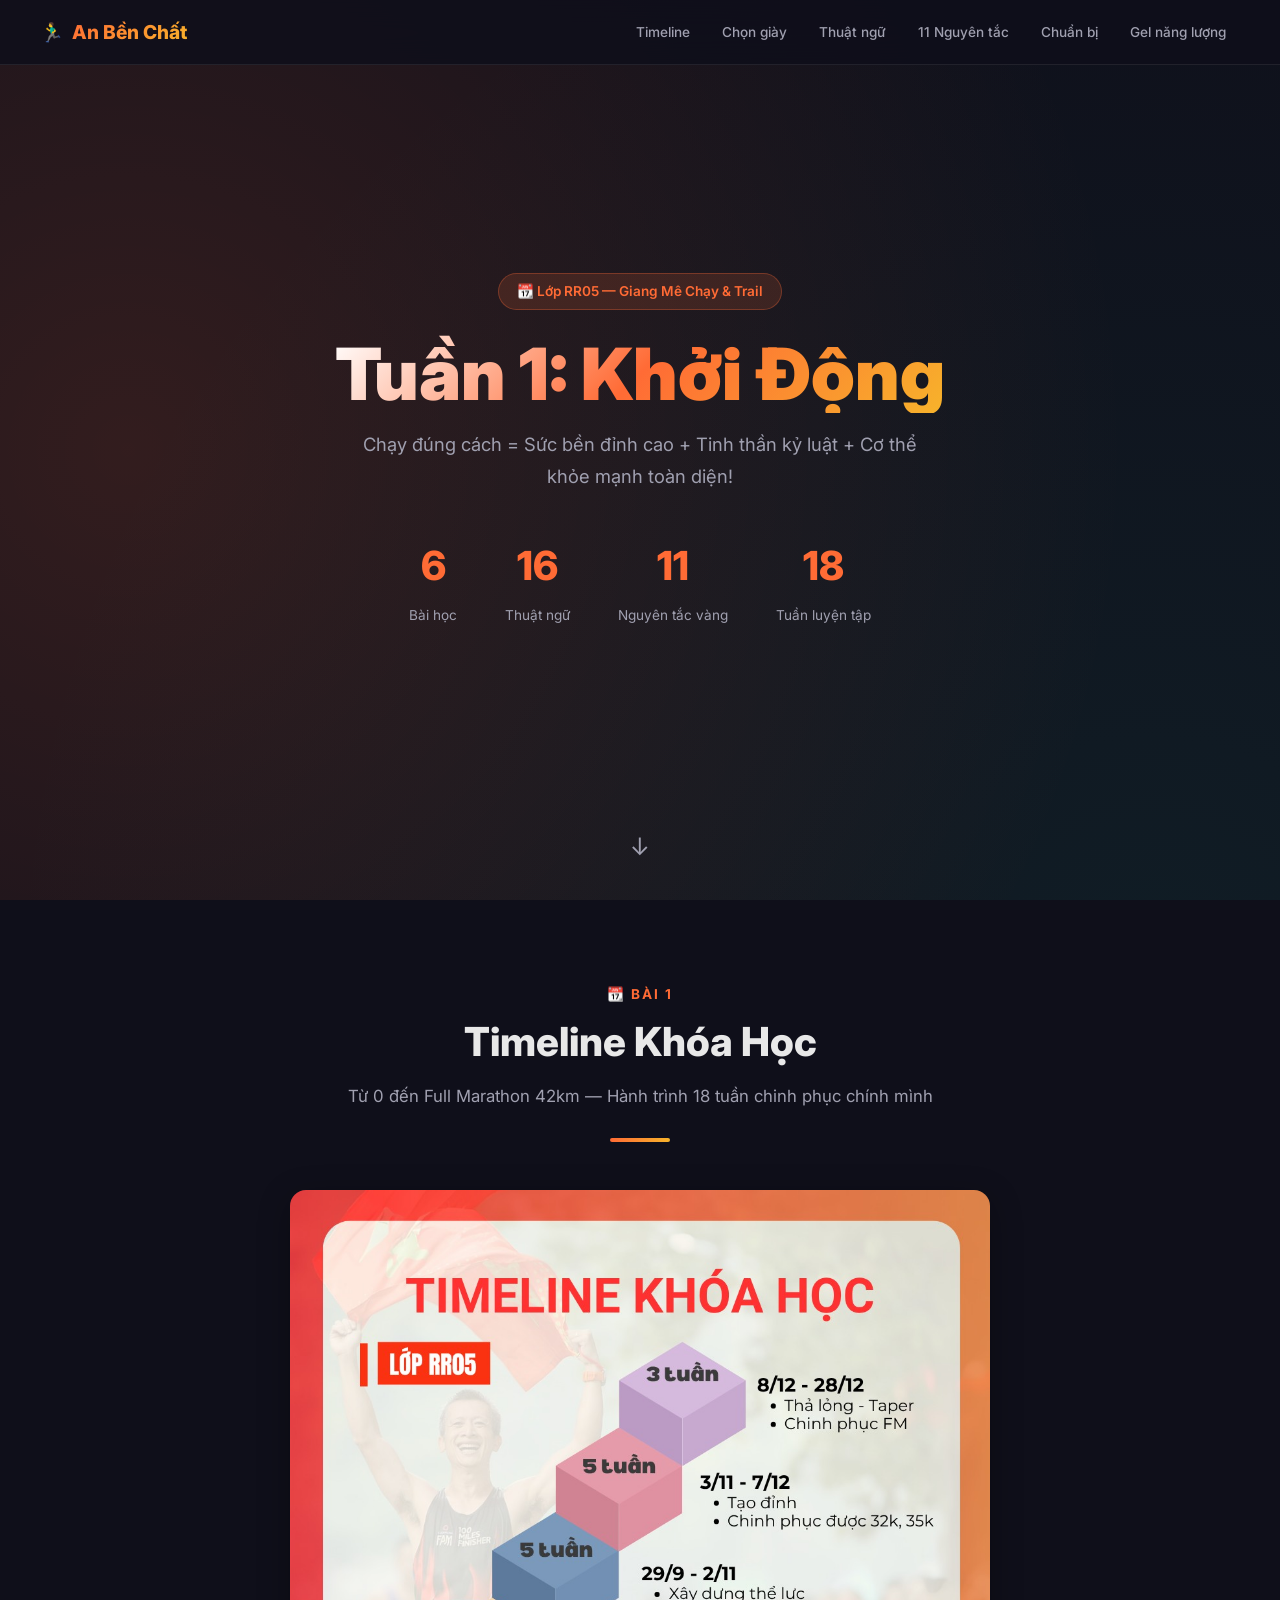
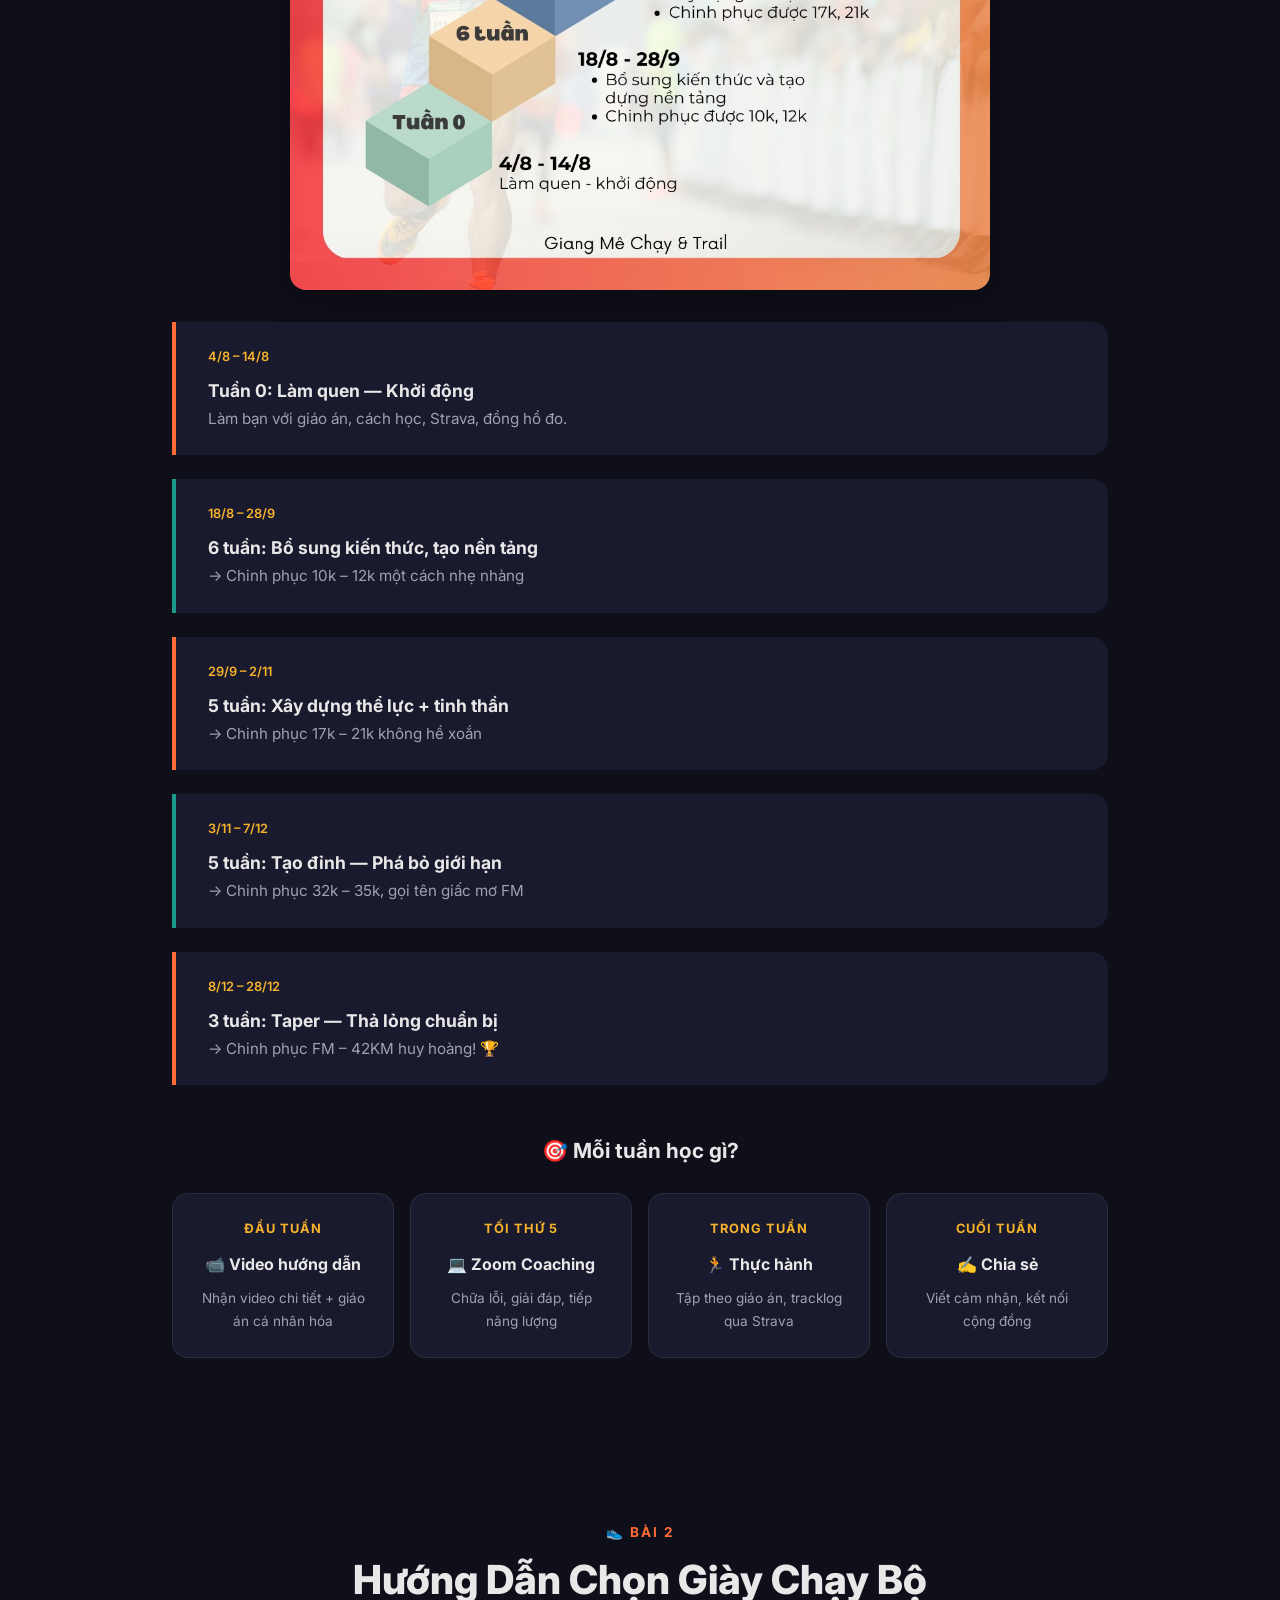
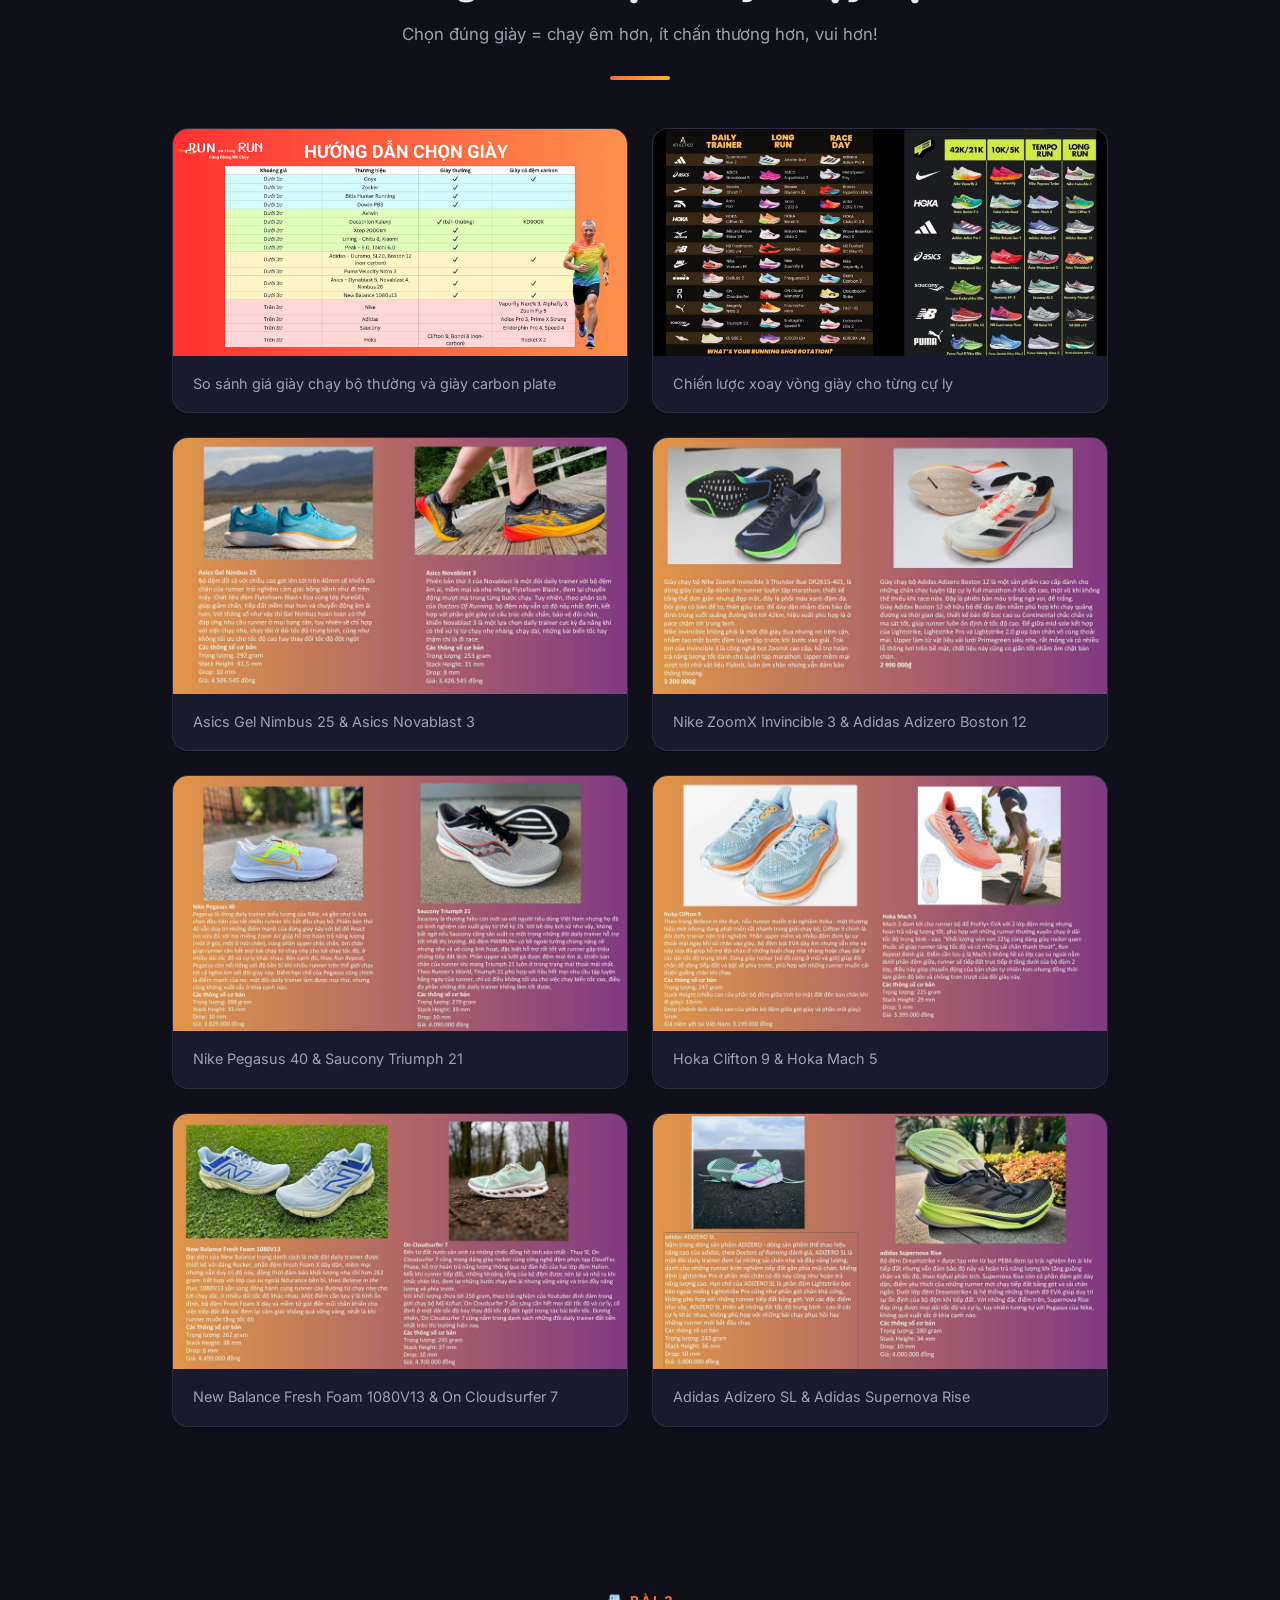
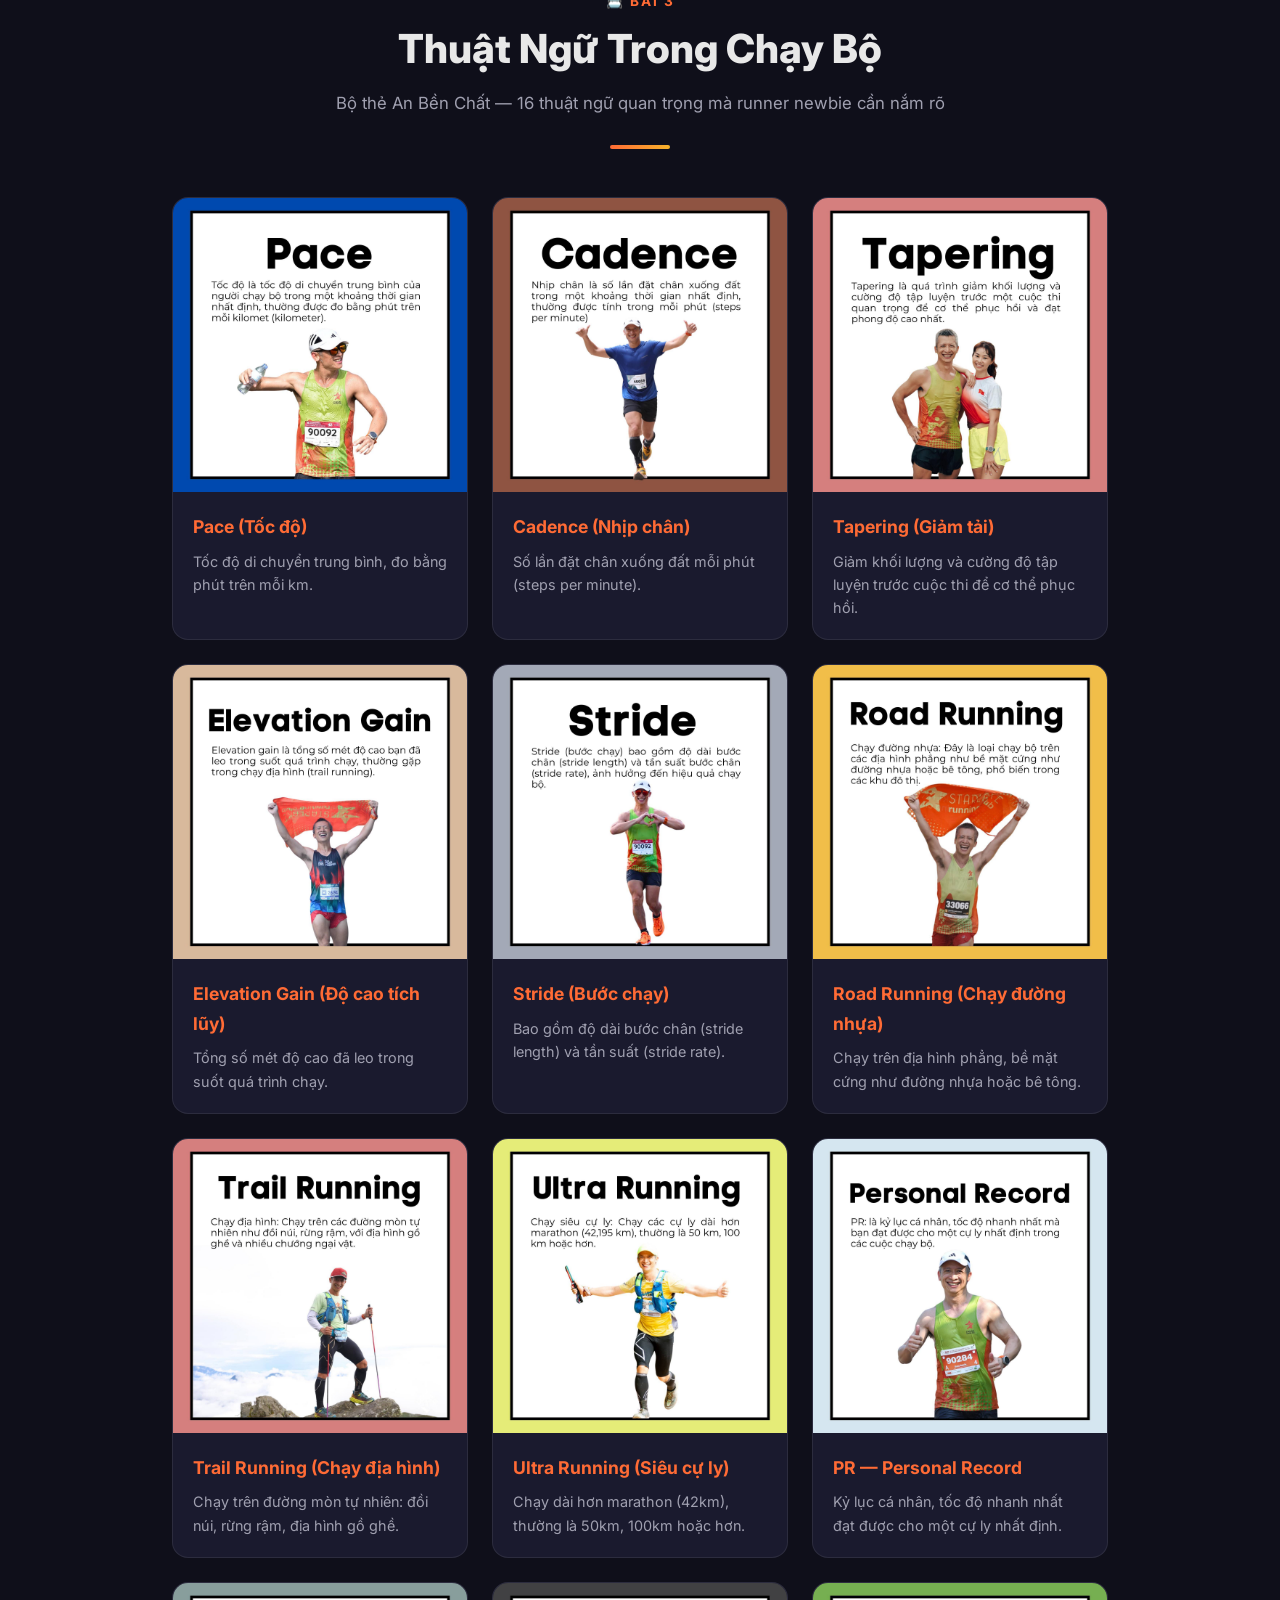
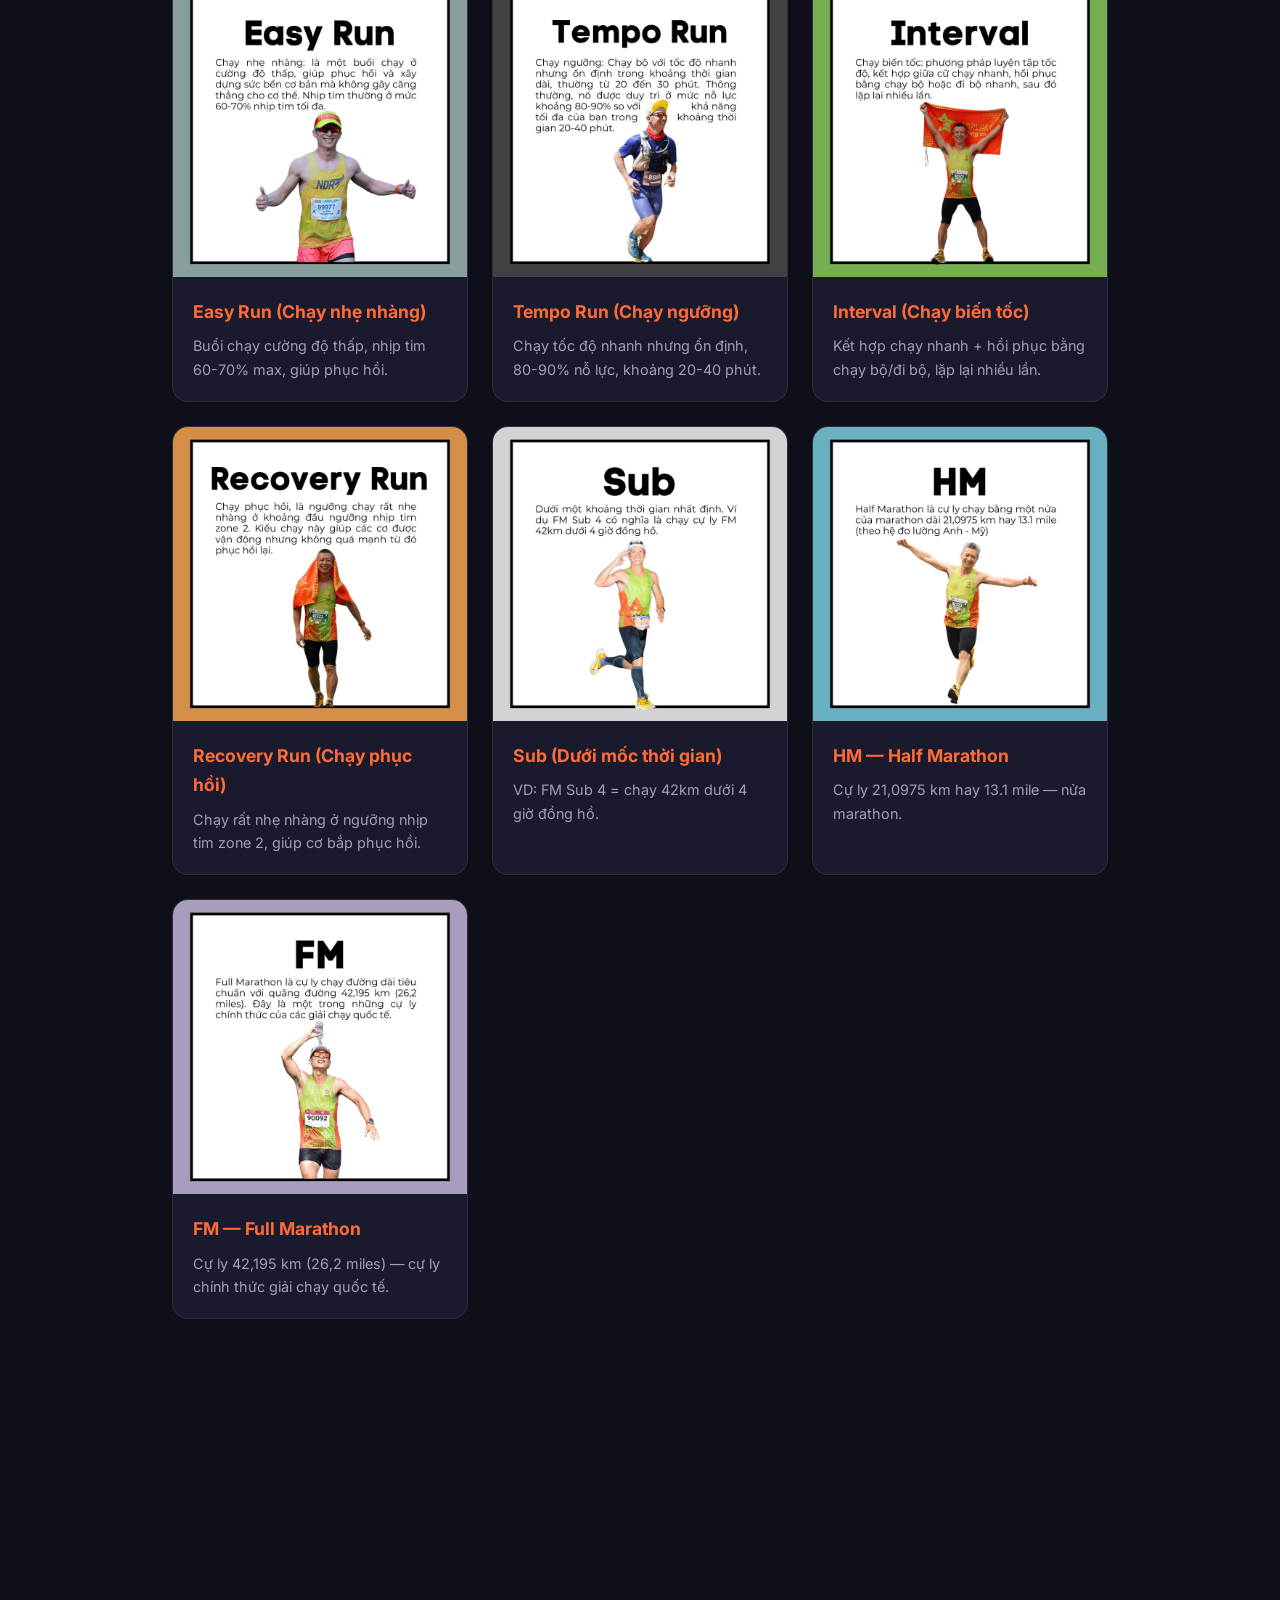
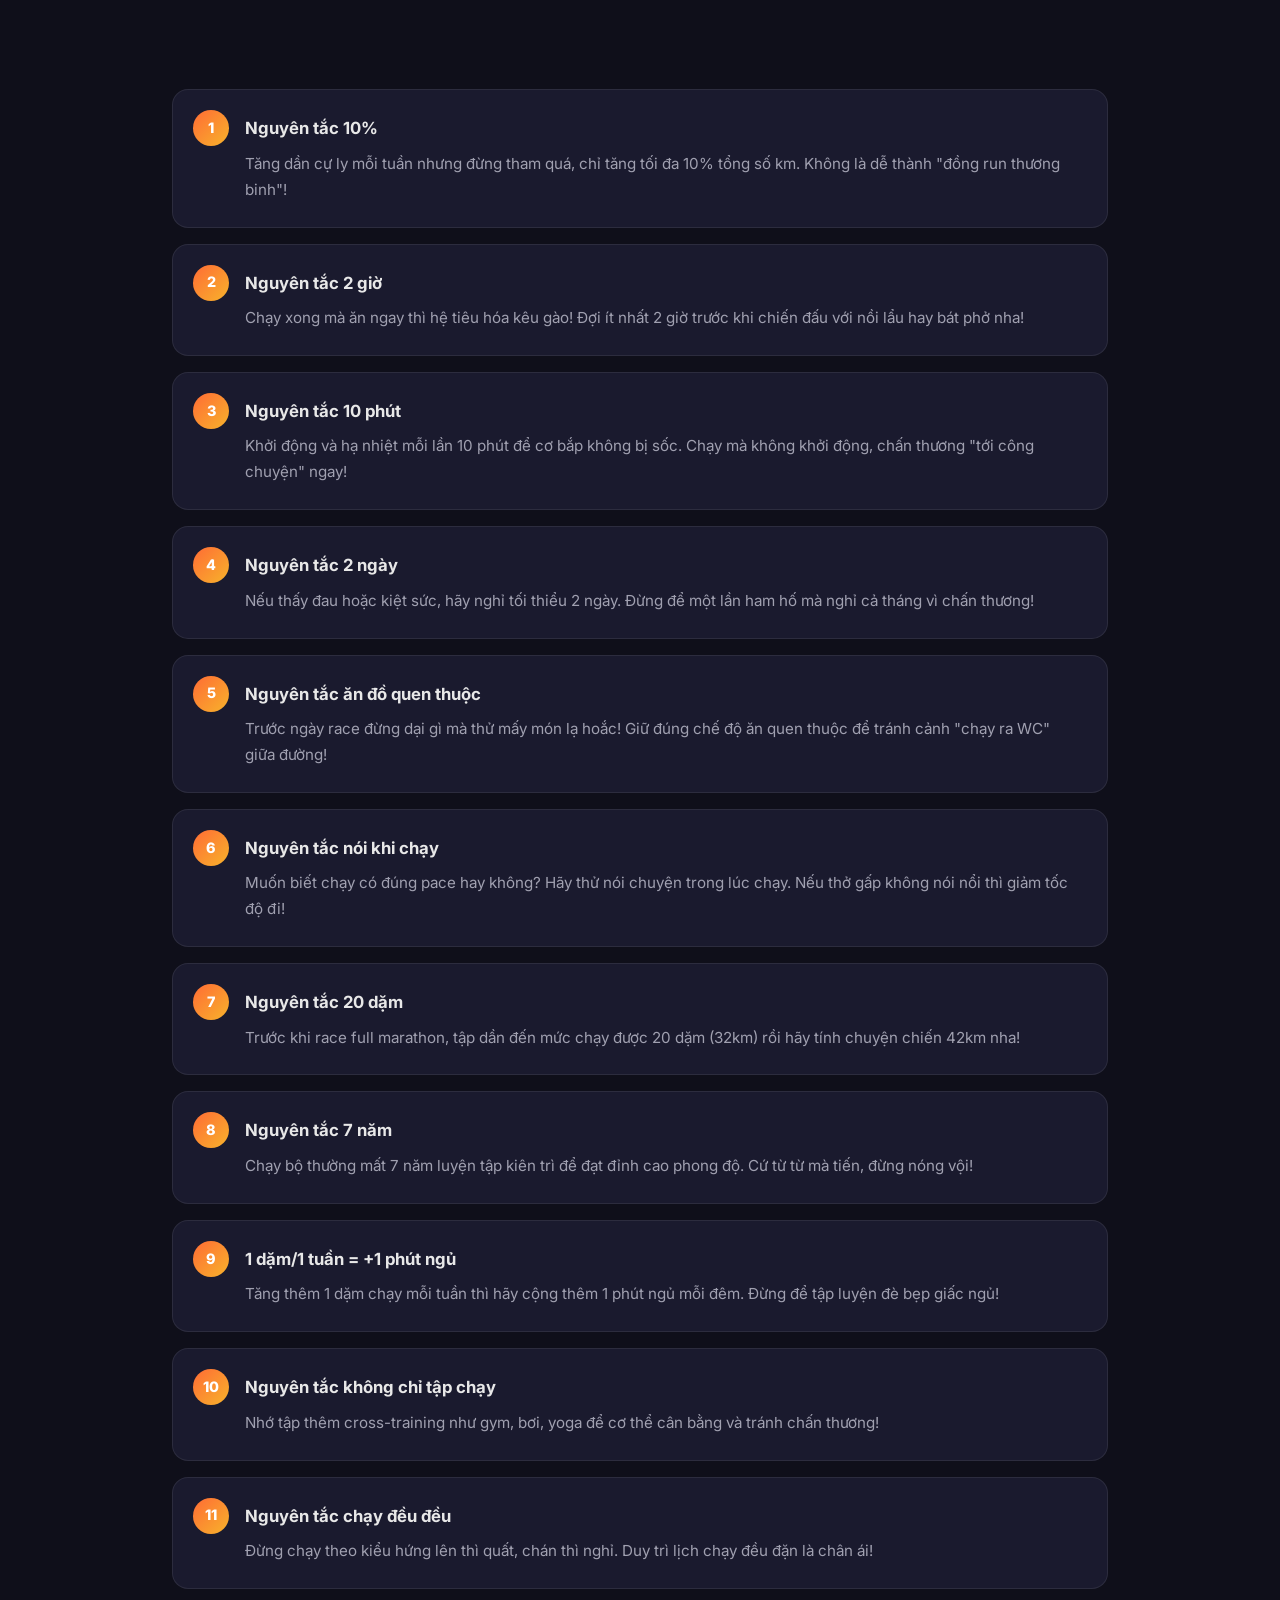
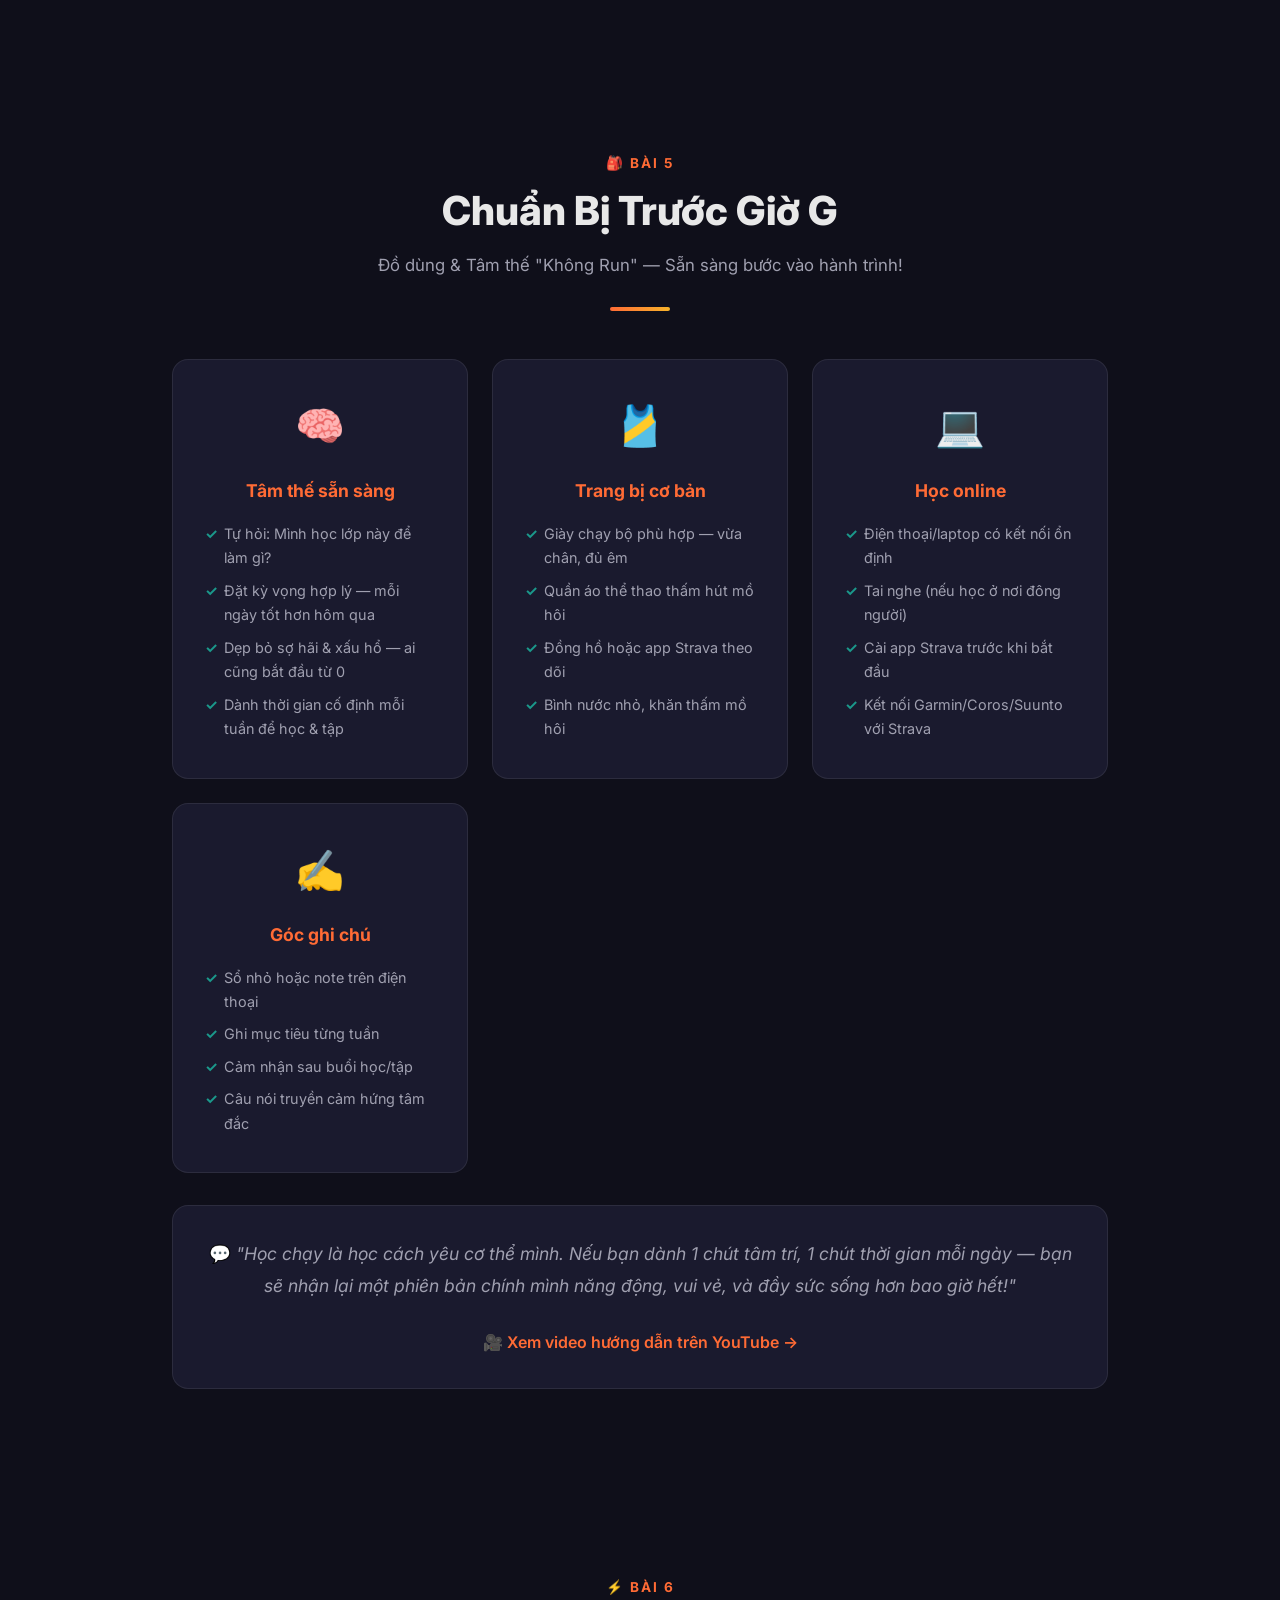
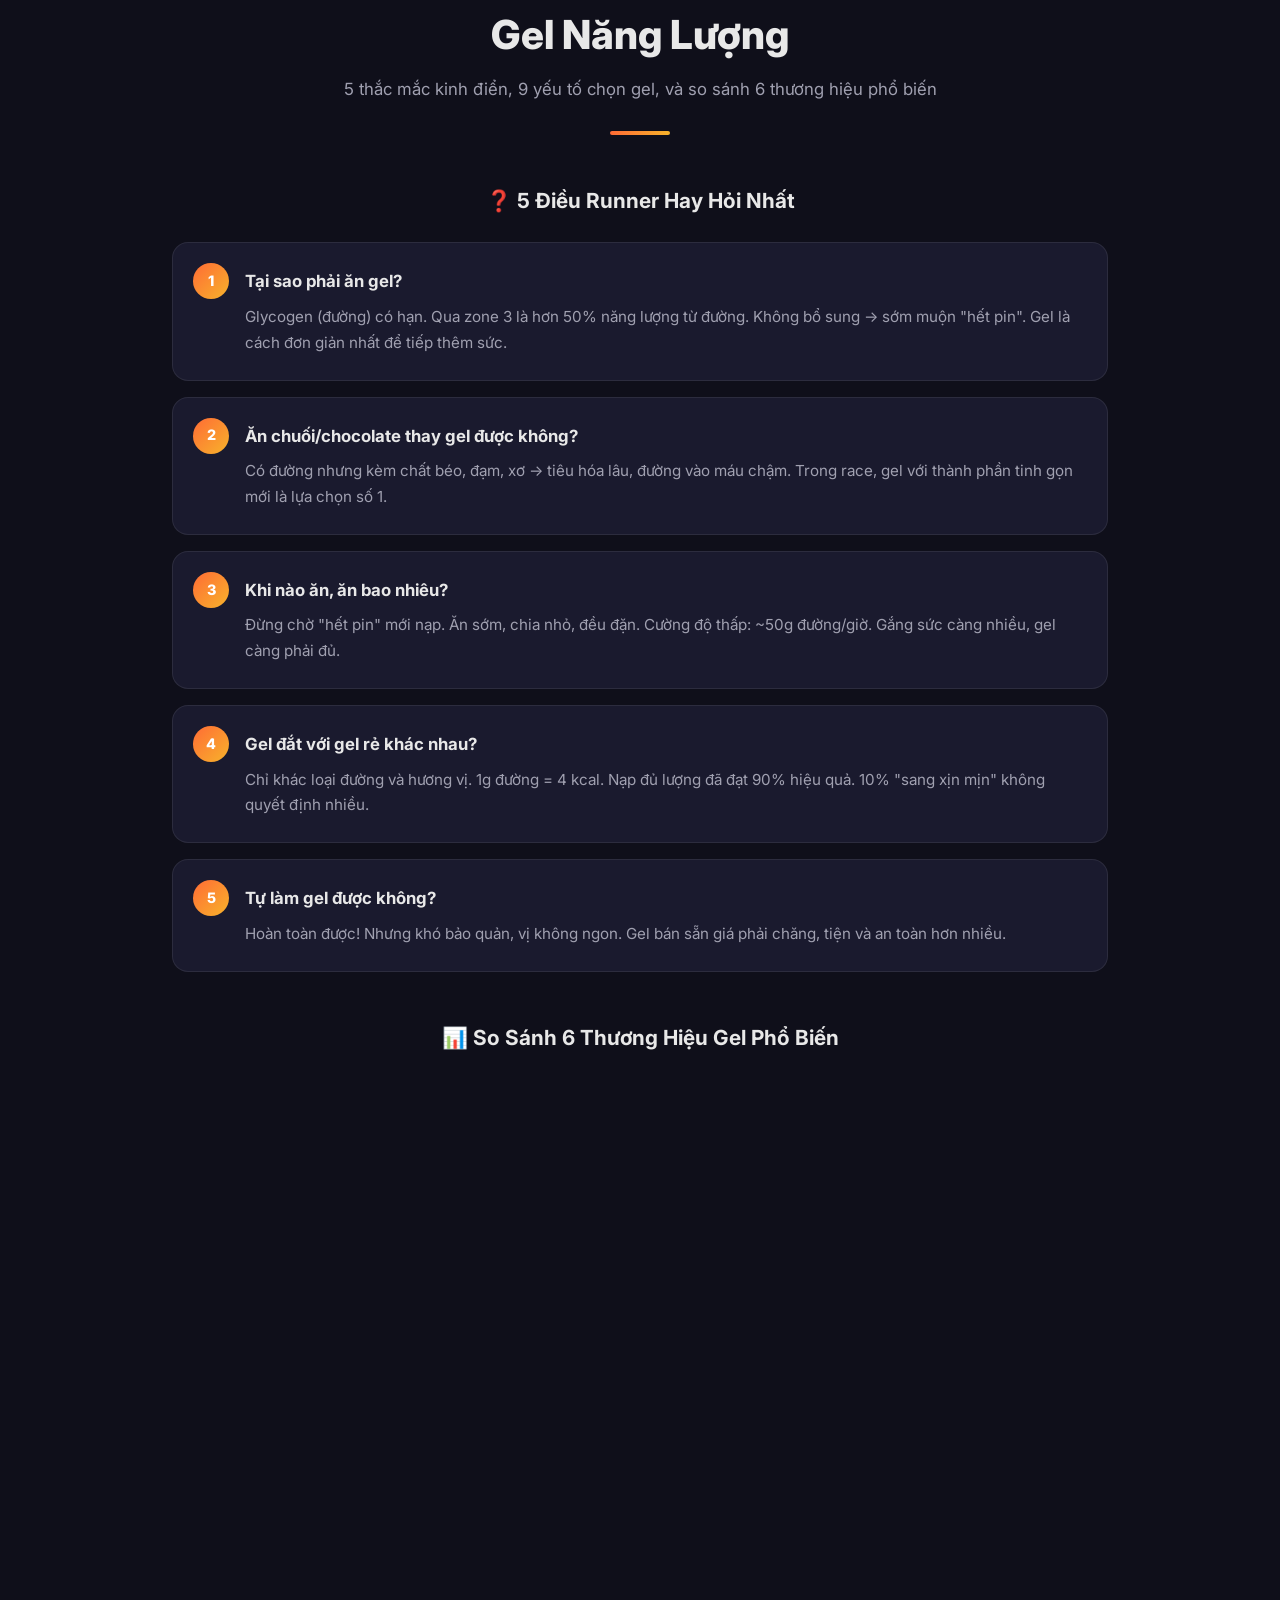
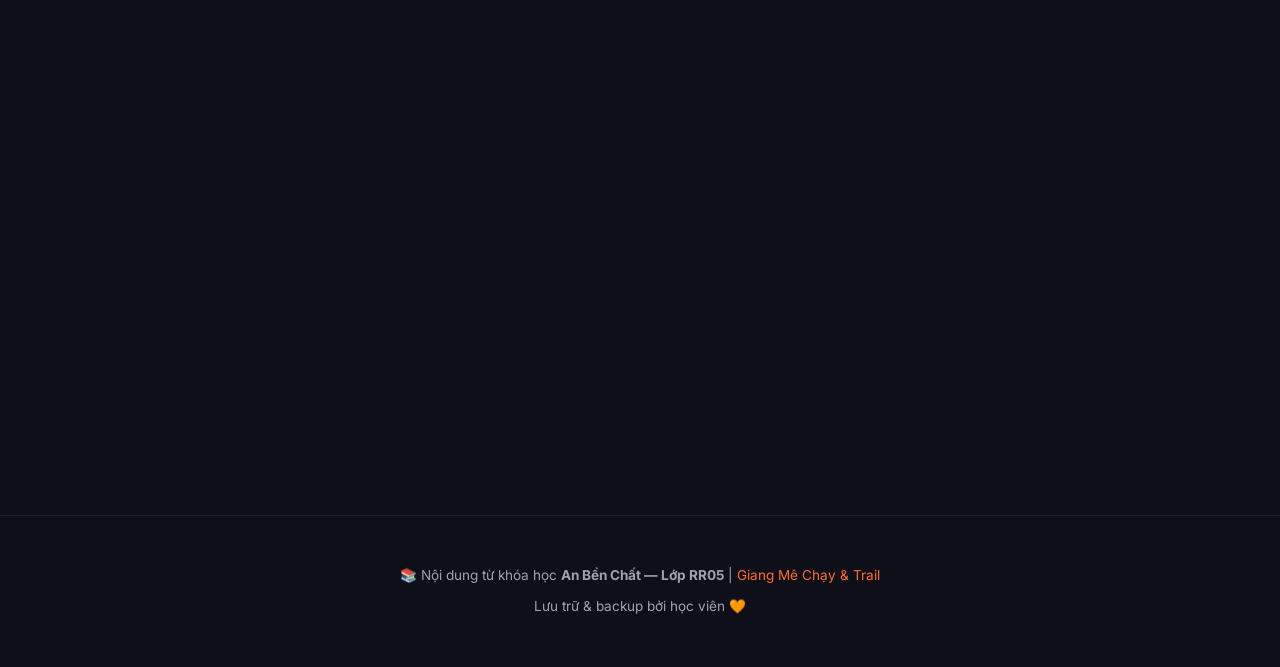
<file: Khoa_Hoc_01/Tuan_01_Khoi dong/web/index.html>
<!DOCTYPE html>
<html lang="vi">

<head>
  <meta charset="UTF-8">
  <meta name="viewport" content="width=device-width, initial-scale=1.0">
  <title>Tuần 1 — Khởi Động | Khóa Chạy Bộ An Bền Chất</title>
  <meta name="description"
    content="Tổng hợp kiến thức Tuần 1 khóa chạy bộ An Bền Chất — Lớp RR05. Bao gồm timeline, hướng dẫn chọn giày, thuật ngữ, 11 nguyên tắc vàng và chuẩn bị trước giờ G.">
  <link rel="stylesheet" href="style.css">
</head>

<body>

  <!-- NAVBAR -->
  <nav class="navbar" id="navbar">
    <div class="nav-container">
      <a href="#hero" class="nav-logo">🏃‍♂️ <span>An Bền Chất</span></a>
      <button class="nav-toggle" id="navToggle" aria-label="Menu">☰</button>
      <ul class="nav-links" id="navLinks">
        <li><a href="#timeline">Timeline</a></li>
        <li><a href="#giay">Chọn giày</a></li>
        <li><a href="#thuat-ngu">Thuật ngữ</a></li>
        <li><a href="#nguyen-tac">11 Nguyên tắc</a></li>
        <li><a href="#chuan-bi">Chuẩn bị</a></li>
        <li><a href="#gel">Gel năng lượng</a></li>
      </ul>
    </div>
  </nav>

  <!-- HERO -->
  <section class="hero" id="hero">
    <div class="hero-content fade-in">
      <div class="hero-badge">📆 Lớp RR05 — Giang Mê Chạy & Trail</div>
      <h1>Tuần 1: Khởi Động</h1>
      <p>Chạy đúng cách = Sức bền đỉnh cao + Tinh thần kỷ luật + Cơ thể khỏe mạnh toàn diện!</p>
      <div class="hero-stats">
        <div class="stat">
          <div class="stat-number">6</div>
          <div class="stat-label">Bài học</div>
        </div>
        <div class="stat">
          <div class="stat-number">16</div>
          <div class="stat-label">Thuật ngữ</div>
        </div>
        <div class="stat">
          <div class="stat-number">11</div>
          <div class="stat-label">Nguyên tắc vàng</div>
        </div>
        <div class="stat">
          <div class="stat-number">18</div>
          <div class="stat-label">Tuần luyện tập</div>
        </div>
      </div>
    </div>
    <div class="scroll-indicator">↓</div>
  </section>

  <!-- ===== BÀI 1: TIMELINE ===== -->
  <section class="section" id="timeline">
    <div class="section-header fade-in">
      <div class="section-tag">📆 Bài 1</div>
      <h2 class="section-title">Timeline Khóa Học</h2>
      <p class="section-desc">Từ 0 đến Full Marathon 42km — Hành trình 18 tuần chinh phục chính mình</p>
      <br>
      <div class="divider"></div>
    </div>

    <img src="../images/timeline.jpg" alt="Timeline khóa học Lớp RR05" class="timeline-image fade-in">

    <div class="timeline-phases fade-in">
      <div class="phase">
        <div class="phase-header">
          <span class="phase-date">4/8 – 14/8</span>
        </div>
        <div class="phase-title">Tuần 0: Làm quen — Khởi động</div>
        <div class="phase-goal">Làm bạn với giáo án, cách học, Strava, đồng hồ đo.</div>
      </div>
      <div class="phase">
        <div class="phase-header">
          <span class="phase-date">18/8 – 28/9</span>
        </div>
        <div class="phase-title">6 tuần: Bổ sung kiến thức, tạo nền tảng</div>
        <div class="phase-goal">→ Chinh phục 10k – 12k một cách nhẹ nhàng</div>
      </div>
      <div class="phase">
        <div class="phase-header">
          <span class="phase-date">29/9 – 2/11</span>
        </div>
        <div class="phase-title">5 tuần: Xây dựng thể lực + tinh thần</div>
        <div class="phase-goal">→ Chinh phục 17k – 21k không hề xoắn</div>
      </div>
      <div class="phase">
        <div class="phase-header">
          <span class="phase-date">3/11 – 7/12</span>
        </div>
        <div class="phase-title">5 tuần: Tạo đỉnh — Phá bỏ giới hạn</div>
        <div class="phase-goal">→ Chinh phục 32k – 35k, gọi tên giấc mơ FM</div>
      </div>
      <div class="phase">
        <div class="phase-header">
          <span class="phase-date">8/12 – 28/12</span>
        </div>
        <div class="phase-title">3 tuần: Taper — Thả lỏng chuẩn bị</div>
        <div class="phase-goal">→ Chinh phục FM – 42KM huy hoàng! 🏆</div>
      </div>
    </div>

    <!-- Lịch học mỗi tuần -->
    <div style="margin-top: 3rem;">
      <h3 style="text-align:center; margin-bottom:1.5rem; font-size:1.3rem;">🎯 Mỗi tuần học gì?</h3>
      <div class="schedule-grid fade-in">
        <div class="schedule-item">
          <div class="schedule-time">Đầu tuần</div>
          <h4>📹 Video hướng dẫn</h4>
          <p>Nhận video chi tiết + giáo án cá nhân hóa</p>
        </div>
        <div class="schedule-item">
          <div class="schedule-time">Tối thứ 5</div>
          <h4>💻 Zoom Coaching</h4>
          <p>Chữa lỗi, giải đáp, tiếp năng lượng</p>
        </div>
        <div class="schedule-item">
          <div class="schedule-time">Trong tuần</div>
          <h4>🏃 Thực hành</h4>
          <p>Tập theo giáo án, tracklog qua Strava</p>
        </div>
        <div class="schedule-item">
          <div class="schedule-time">Cuối tuần</div>
          <h4>✍️ Chia sẻ</h4>
          <p>Viết cảm nhận, kết nối cộng đồng</p>
        </div>
      </div>
    </div>
  </section>

  <!-- ===== BÀI 2: CHỌN GIÀY ===== -->
  <section class="section" id="giay">
    <div class="section-header fade-in">
      <div class="section-tag">👟 Bài 2</div>
      <h2 class="section-title">Hướng Dẫn Chọn Giày Chạy Bộ</h2>
      <p class="section-desc">Chọn đúng giày = chạy êm hơn, ít chấn thương hơn, vui hơn!</p>
      <br>
      <div class="divider"></div>
    </div>

    <div class="shoe-grid fade-in">
      <div class="shoe-card">
        <img src="../images/chon_giay_1.jpg" alt="Bảng giá giày chạy bộ thường vs giày carbon plate" loading="lazy">
        <div class="shoe-info">
          <p>So sánh giá giày chạy bộ thường và giày carbon plate</p>
        </div>
      </div>
      <div class="shoe-card">
        <img src="../images/chon_giay_2.jpg" alt="Chiến lược xoay vòng giày – Shoe Rotation" loading="lazy">
        <div class="shoe-info">
          <p>Chiến lược xoay vòng giày cho từng cự ly</p>
        </div>
      </div>
      <div class="shoe-card">
        <img src="../images/chon_giay_3.jpg" alt="Review Asics Gel Nimbus 25 và Asics Novablast 3" loading="lazy">
        <div class="shoe-info">
          <p>Asics Gel Nimbus 25 & Asics Novablast 3</p>
        </div>
      </div>
      <div class="shoe-card">
        <img src="../images/chon_giay_4.jpg" alt="Review Nike ZoomX Invincible 3 và Adidas Adizero Boston 12"
          loading="lazy">
        <div class="shoe-info">
          <p>Nike ZoomX Invincible 3 & Adidas Adizero Boston 12</p>
        </div>
      </div>
      <div class="shoe-card">
        <img src="../images/chon_giay_5.jpg" alt="Review Nike Pegasus 40 và Saucony Triumph 21" loading="lazy">
        <div class="shoe-info">
          <p>Nike Pegasus 40 & Saucony Triumph 21</p>
        </div>
      </div>
      <div class="shoe-card">
        <img src="../images/chon_giay_6.jpg" alt="Review Hoka Clifton 9 và Hoka Mach 5" loading="lazy">
        <div class="shoe-info">
          <p>Hoka Clifton 9 & Hoka Mach 5</p>
        </div>
      </div>
      <div class="shoe-card">
        <img src="../images/chon_giay_7.jpg" alt="Review New Balance Fresh Foam 1080V13 và On Cloudsurfer 7"
          loading="lazy">
        <div class="shoe-info">
          <p>New Balance Fresh Foam 1080V13 & On Cloudsurfer 7</p>
        </div>
      </div>
      <div class="shoe-card">
        <img src="../images/chon_giay_8.jpg" alt="Review Adidas Adizero SL và Adidas Supernova Rise" loading="lazy">
        <div class="shoe-info">
          <p>Adidas Adizero SL & Adidas Supernova Rise</p>
        </div>
      </div>
    </div>
  </section>

  <!-- ===== BÀI 3: THUẬT NGỮ ===== -->
  <section class="section" id="thuat-ngu">
    <div class="section-header fade-in">
      <div class="section-tag">📇 Bài 3</div>
      <h2 class="section-title">Thuật Ngữ Trong Chạy Bộ</h2>
      <p class="section-desc">Bộ thẻ An Bền Chất — 16 thuật ngữ quan trọng mà runner newbie cần nắm rõ</p>
      <br>
      <div class="divider"></div>
    </div>

    <div class="flashcard-grid fade-in">
      <!-- 1. Pace -->
      <div class="flashcard">
        <img src="../images/thuat_ngu_1.jpg" alt="Pace" loading="lazy">
        <div class="flashcard-body">
          <div class="flashcard-term">Pace (Tốc độ)</div>
          <div class="flashcard-def">Tốc độ di chuyển trung bình, đo bằng phút trên mỗi km.</div>
        </div>
      </div>
      <!-- 2. Cadence -->
      <div class="flashcard">
        <img src="../images/thuat_ngu_2.jpg" alt="Cadence" loading="lazy">
        <div class="flashcard-body">
          <div class="flashcard-term">Cadence (Nhịp chân)</div>
          <div class="flashcard-def">Số lần đặt chân xuống đất mỗi phút (steps per minute).</div>
        </div>
      </div>
      <!-- 3. Tapering -->
      <div class="flashcard">
        <img src="../images/thuat_ngu_3.jpg" alt="Tapering" loading="lazy">
        <div class="flashcard-body">
          <div class="flashcard-term">Tapering (Giảm tải)</div>
          <div class="flashcard-def">Giảm khối lượng và cường độ tập luyện trước cuộc thi để cơ thể phục hồi.</div>
        </div>
      </div>
      <!-- 4. Elevation Gain -->
      <div class="flashcard">
        <img src="../images/thuat_ngu_4.jpg" alt="Elevation Gain" loading="lazy">
        <div class="flashcard-body">
          <div class="flashcard-term">Elevation Gain (Độ cao tích lũy)</div>
          <div class="flashcard-def">Tổng số mét độ cao đã leo trong suốt quá trình chạy.</div>
        </div>
      </div>
      <!-- 5. Stride -->
      <div class="flashcard">
        <img src="../images/thuat_ngu_5.jpg" alt="Stride" loading="lazy">
        <div class="flashcard-body">
          <div class="flashcard-term">Stride (Bước chạy)</div>
          <div class="flashcard-def">Bao gồm độ dài bước chân (stride length) và tần suất (stride rate).</div>
        </div>
      </div>
      <!-- 6. Road Running -->
      <div class="flashcard">
        <img src="../images/thuat_ngu_6.jpg" alt="Road Running" loading="lazy">
        <div class="flashcard-body">
          <div class="flashcard-term">Road Running (Chạy đường nhựa)</div>
          <div class="flashcard-def">Chạy trên địa hình phẳng, bề mặt cứng như đường nhựa hoặc bê tông.</div>
        </div>
      </div>
      <!-- 7. Trail Running -->
      <div class="flashcard">
        <img src="../images/thuat_ngu_7.jpg" alt="Trail Running" loading="lazy">
        <div class="flashcard-body">
          <div class="flashcard-term">Trail Running (Chạy địa hình)</div>
          <div class="flashcard-def">Chạy trên đường mòn tự nhiên: đồi núi, rừng rậm, địa hình gồ ghề.</div>
        </div>
      </div>
      <!-- 8. Ultra Running -->
      <div class="flashcard">
        <img src="../images/thuat_ngu_8.jpg" alt="Ultra Running" loading="lazy">
        <div class="flashcard-body">
          <div class="flashcard-term">Ultra Running (Siêu cự ly)</div>
          <div class="flashcard-def">Chạy dài hơn marathon (42km), thường là 50km, 100km hoặc hơn.</div>
        </div>
      </div>
      <!-- 9. PR -->
      <div class="flashcard">
        <img src="../images/thuat_ngu_9.jpg" alt="Personal Record" loading="lazy">
        <div class="flashcard-body">
          <div class="flashcard-term">PR — Personal Record</div>
          <div class="flashcard-def">Kỷ lục cá nhân, tốc độ nhanh nhất đạt được cho một cự ly nhất định.</div>
        </div>
      </div>
      <!-- 10. Easy Run -->
      <div class="flashcard">
        <img src="../images/thuat_ngu_10.jpg" alt="Easy Run" loading="lazy">
        <div class="flashcard-body">
          <div class="flashcard-term">Easy Run (Chạy nhẹ nhàng)</div>
          <div class="flashcard-def">Buổi chạy cường độ thấp, nhịp tim 60-70% max, giúp phục hồi.</div>
        </div>
      </div>
      <!-- 11. Tempo Run -->
      <div class="flashcard">
        <img src="../images/thuat_ngu_11.jpg" alt="Tempo Run" loading="lazy">
        <div class="flashcard-body">
          <div class="flashcard-term">Tempo Run (Chạy ngưỡng)</div>
          <div class="flashcard-def">Chạy tốc độ nhanh nhưng ổn định, 80-90% nỗ lực, khoảng 20-40 phút.</div>
        </div>
      </div>
      <!-- 12. Interval -->
      <div class="flashcard">
        <img src="../images/thuat_ngu_12.jpg" alt="Interval" loading="lazy">
        <div class="flashcard-body">
          <div class="flashcard-term">Interval (Chạy biến tốc)</div>
          <div class="flashcard-def">Kết hợp chạy nhanh + hồi phục bằng chạy bộ/đi bộ, lặp lại nhiều lần.</div>
        </div>
      </div>
      <!-- 13. Recovery Run -->
      <div class="flashcard">
        <img src="../images/thuat_ngu_13.jpg" alt="Recovery Run" loading="lazy">
        <div class="flashcard-body">
          <div class="flashcard-term">Recovery Run (Chạy phục hồi)</div>
          <div class="flashcard-def">Chạy rất nhẹ nhàng ở ngưỡng nhịp tim zone 2, giúp cơ bắp phục hồi.</div>
        </div>
      </div>
      <!-- 14. Sub -->
      <div class="flashcard">
        <img src="../images/thuat_ngu_14.jpg" alt="Sub" loading="lazy">
        <div class="flashcard-body">
          <div class="flashcard-term">Sub (Dưới mốc thời gian)</div>
          <div class="flashcard-def">VD: FM Sub 4 = chạy 42km dưới 4 giờ đồng hồ.</div>
        </div>
      </div>
      <!-- 15. HM -->
      <div class="flashcard">
        <img src="../images/thuat_ngu_15.jpg" alt="Half Marathon" loading="lazy">
        <div class="flashcard-body">
          <div class="flashcard-term">HM — Half Marathon</div>
          <div class="flashcard-def">Cự ly 21,0975 km hay 13.1 mile — nửa marathon.</div>
        </div>
      </div>
      <!-- 16. FM -->
      <div class="flashcard">
        <img src="../images/thuat_ngu_16.jpg" alt="Full Marathon" loading="lazy">
        <div class="flashcard-body">
          <div class="flashcard-term">FM — Full Marathon</div>
          <div class="flashcard-def">Cự ly 42,195 km (26,2 miles) — cự ly chính thức giải chạy quốc tế.</div>
        </div>
      </div>
    </div>
  </section>

  <!-- ===== BÀI 4: 11 NGUYÊN TẮC ===== -->
  <section class="section" id="nguyen-tac">
    <div class="section-header fade-in">
      <div class="section-tag">⚡ Bài 4</div>
      <h2 class="section-title">11 Nguyên Tắc Vàng Trong Chạy Bộ</h2>
      <p class="section-desc">Bí kíp xịn sò giúp luyện tập, thi đấu và giữ vững tinh thần "chạy là đam mê"!</p>
      <br>
      <div class="divider"></div>
    </div>

    <div class="rules-list fade-in">
      <div class="rule-item">
        <h3>Nguyên tắc 10%</h3>
        <p>Tăng dần cự ly mỗi tuần nhưng đừng tham quá, chỉ tăng tối đa 10% tổng số km. Không là dễ thành "đồng run
          thương binh"!</p>
      </div>
      <div class="rule-item">
        <h3>Nguyên tắc 2 giờ</h3>
        <p>Chạy xong mà ăn ngay thì hệ tiêu hóa kêu gào! Đợi ít nhất 2 giờ trước khi chiến đấu với nồi lẩu hay bát phở
          nha!</p>
      </div>
      <div class="rule-item">
        <h3>Nguyên tắc 10 phút</h3>
        <p>Khởi động và hạ nhiệt mỗi lần 10 phút để cơ bắp không bị sốc. Chạy mà không khởi động, chấn thương "tới công
          chuyện" ngay!</p>
      </div>
      <div class="rule-item">
        <h3>Nguyên tắc 2 ngày</h3>
        <p>Nếu thấy đau hoặc kiệt sức, hãy nghỉ tối thiểu 2 ngày. Đừng để một lần ham hố mà nghỉ cả tháng vì chấn
          thương!</p>
      </div>
      <div class="rule-item">
        <h3>Nguyên tắc ăn đồ quen thuộc</h3>
        <p>Trước ngày race đừng dại gì mà thử mấy món lạ hoắc! Giữ đúng chế độ ăn quen thuộc để tránh cảnh "chạy ra WC"
          giữa đường!</p>
      </div>
      <div class="rule-item">
        <h3>Nguyên tắc nói khi chạy</h3>
        <p>Muốn biết chạy có đúng pace hay không? Hãy thử nói chuyện trong lúc chạy. Nếu thở gấp không nói nổi thì giảm
          tốc độ đi!</p>
      </div>
      <div class="rule-item">
        <h3>Nguyên tắc 20 dặm</h3>
        <p>Trước khi race full marathon, tập dần đến mức chạy được 20 dặm (32km) rồi hãy tính chuyện chiến 42km nha!</p>
      </div>
      <div class="rule-item">
        <h3>Nguyên tắc 7 năm</h3>
        <p>Chạy bộ thường mất 7 năm luyện tập kiên trì để đạt đỉnh cao phong độ. Cứ từ từ mà tiến, đừng nóng vội!</p>
      </div>
      <div class="rule-item">
        <h3>1 dặm/1 tuần = +1 phút ngủ</h3>
        <p>Tăng thêm 1 dặm chạy mỗi tuần thì hãy cộng thêm 1 phút ngủ mỗi đêm. Đừng để tập luyện đè bẹp giấc ngủ!</p>
      </div>
      <div class="rule-item">
        <h3>Nguyên tắc không chỉ tập chạy</h3>
        <p>Nhớ tập thêm cross-training như gym, bơi, yoga để cơ thể cân bằng và tránh chấn thương!</p>
      </div>
      <div class="rule-item">
        <h3>Nguyên tắc chạy đều đều</h3>
        <p>Đừng chạy theo kiểu hứng lên thì quất, chán thì nghỉ. Duy trì lịch chạy đều đặn là chân ái!</p>
      </div>
    </div>
  </section>

  <!-- ===== BÀI 5: CHUẨN BỊ ===== -->
  <section class="section" id="chuan-bi">
    <div class="section-header fade-in">
      <div class="section-tag">🎒 Bài 5</div>
      <h2 class="section-title">Chuẩn Bị Trước Giờ G</h2>
      <p class="section-desc">Đồ dùng & Tâm thế "Không Run" — Sẵn sàng bước vào hành trình!</p>
      <br>
      <div class="divider"></div>
    </div>

    <div class="prep-grid fade-in">
      <div class="prep-card">
        <div class="prep-icon">🧠</div>
        <h3>Tâm thế sẵn sàng</h3>
        <ul>
          <li>Tự hỏi: Mình học lớp này để làm gì?</li>
          <li>Đặt kỳ vọng hợp lý — mỗi ngày tốt hơn hôm qua</li>
          <li>Dẹp bỏ sợ hãi & xấu hổ — ai cũng bắt đầu từ 0</li>
          <li>Dành thời gian cố định mỗi tuần để học & tập</li>
        </ul>
      </div>
      <div class="prep-card">
        <div class="prep-icon">🎽</div>
        <h3>Trang bị cơ bản</h3>
        <ul>
          <li>Giày chạy bộ phù hợp — vừa chân, đủ êm</li>
          <li>Quần áo thể thao thấm hút mồ hôi</li>
          <li>Đồng hồ hoặc app Strava theo dõi</li>
          <li>Bình nước nhỏ, khăn thấm mồ hôi</li>
        </ul>
      </div>
      <div class="prep-card">
        <div class="prep-icon">💻</div>
        <h3>Học online</h3>
        <ul>
          <li>Điện thoại/laptop có kết nối ổn định</li>
          <li>Tai nghe (nếu học ở nơi đông người)</li>
          <li>Cài app Strava trước khi bắt đầu</li>
          <li>Kết nối Garmin/Coros/Suunto với Strava</li>
        </ul>
      </div>
      <div class="prep-card">
        <div class="prep-icon">✍️</div>
        <h3>Góc ghi chú</h3>
        <ul>
          <li>Sổ nhỏ hoặc note trên điện thoại</li>
          <li>Ghi mục tiêu từng tuần</li>
          <li>Cảm nhận sau buổi học/tập</li>
          <li>Câu nói truyền cảm hứng tâm đắc</li>
        </ul>
      </div>
    </div>

    <div class="card fade-in" style="margin-top: 2rem; text-align: center;">
      <p style="font-size: 1.1rem;">💬 <em>"Học chạy là học cách yêu cơ thể mình. Nếu bạn dành 1 chút tâm trí, 1 chút
          thời gian mỗi ngày — bạn sẽ nhận lại một phiên bản chính mình năng động, vui vẻ, và đầy sức sống hơn bao giờ
          hết!"</em></p>
      <br>
      <a href="https://www.youtube.com/watch?v=BKID9slqRoA" target="_blank"
        style="color: var(--primary); font-weight: 600; text-decoration: none;">🎥 Xem video hướng dẫn trên YouTube
        →</a>
    </div>
  </section>

  <!-- ===== BÀI 6: GEL NĂNG LƯỢNG ===== -->
  <section class="section" id="gel">
    <div class="section-header fade-in">
      <div class="section-tag">⚡ Bài 6</div>
      <h2 class="section-title">Gel Năng Lượng</h2>
      <p class="section-desc">5 thắc mắc kinh điển, 9 yếu tố chọn gel, và so sánh 6 thương hiệu phổ biến</p>
      <br>
      <div class="divider"></div>
    </div>

    <!-- Phần 1: 5 câu hỏi -->
    <div class="fade-in">
      <h3 style="text-align:center; margin-bottom:1.5rem; font-size:1.3rem;">❓ 5 Điều Runner Hay Hỏi Nhất</h3>
      <div class="rules-list" style="counter-reset: rule;">
        <div class="rule-item">
          <h3>Tại sao phải ăn gel?</h3>
          <p>Glycogen (đường) có hạn. Qua zone 3 là hơn 50% năng lượng từ đường. Không bổ sung → sớm muộn "hết pin". Gel
            là cách đơn giản nhất để tiếp thêm sức.</p>
        </div>
        <div class="rule-item">
          <h3>Ăn chuối/chocolate thay gel được không?</h3>
          <p>Có đường nhưng kèm chất béo, đạm, xơ → tiêu hóa lâu, đường vào máu chậm. Trong race, gel với thành phần
            tinh gọn mới là lựa chọn số 1.</p>
        </div>
        <div class="rule-item">
          <h3>Khi nào ăn, ăn bao nhiêu?</h3>
          <p>Đừng chờ "hết pin" mới nạp. Ăn sớm, chia nhỏ, đều đặn. Cường độ thấp: ~50g đường/giờ. Gắng sức càng nhiều,
            gel càng phải đủ.</p>
        </div>
        <div class="rule-item">
          <h3>Gel đắt với gel rẻ khác nhau?</h3>
          <p>Chỉ khác loại đường và hương vị. 1g đường = 4 kcal. Nạp đủ lượng đã đạt 90% hiệu quả. 10% "sang xịn mịn"
            không quyết định nhiều.</p>
        </div>
        <div class="rule-item">
          <h3>Tự làm gel được không?</h3>
          <p>Hoàn toàn được! Nhưng khó bảo quản, vị không ngon. Gel bán sẵn giá phải chăng, tiện và an toàn hơn nhiều.
          </p>
        </div>
      </div>
    </div>

    <!-- Phần 2: 6 loại gel -->
    <div style="margin-top: 3rem;">
      <h3 style="text-align:center; margin-bottom:1.5rem; font-size:1.3rem;">📊 So Sánh 6 Thương Hiệu Gel Phổ Biến</h3>
      <div class="shoe-grid fade-in">
        <div class="shoe-card">
          <img src="../images/gel_1.jpg" alt="So sánh gel GU: Original, Liquid, Roctane" loading="lazy">
          <div class="shoe-info">
            <p>🟡 GU Energy Gel — 48k–75k/gói</p>
          </div>
        </div>
        <div class="shoe-card">
          <img src="../images/gel_2.jpg" alt="So sánh gel AB: Flash, 3 in 1, Endurance" loading="lazy">
          <div class="shoe-info">
            <p>🟢 AB Energy Gel — 45k–65k/gói</p>
          </div>
        </div>
        <div class="shoe-card">
          <img src="../images/gel_3.jpg" alt="So sánh gel Maurten: Gel Đen và Gel Trắng" loading="lazy">
          <div class="shoe-info">
            <p>⚫ Maurten Gel — 110k–120k/gói</p>
          </div>
        </div>
        <div class="shoe-card">
          <img src="../images/gel_4.jpg" alt="So sánh gel SIS: GO Energy, GO Caffeine, Beta Fuel" loading="lazy">
          <div class="shoe-info">
            <p>🔵 SIS Gel — 68k–120k/gói</p>
          </div>
        </div>
        <div class="shoe-card">
          <img src="../images/gel_5.jpg" alt="So sánh gel Huma: Huma Gel và Huma Gel Plus" loading="lazy">
          <div class="shoe-info">
            <p>🟠 Huma Gel — 55k–65k/gói</p>
          </div>
        </div>
        <div class="shoe-card">
          <img src="../images/gel_6.jpg" alt="So sánh gel OTE: Energy, Caffeine, Super Gel" loading="lazy">
          <div class="shoe-info">
            <p>🔴 OTE Gel — 69k–120k/gói</p>
          </div>
        </div>
      </div>
    </div>

    <!-- Gợi ý trước race -->
    <div style="margin-top: 2rem;">
      <div class="shoe-grid fade-in" style="grid-template-columns: 1fr;">
        <div class="shoe-card" style="max-width: 700px; margin: 0 auto;">
          <img src="../images/gel_7.jpg" alt="Gợi ý gel trước khi chạy" loading="lazy">
          <div class="shoe-info">
            <p>💡 Gợi ý: Dùng 1 gói gel có BCAA, không caffeine trước xuất phát 5–10 phút</p>
          </div>
        </div>
      </div>
    </div>

    <div class="card fade-in" style="margin-top: 2rem; text-align: center;">
      <p style="font-size: 1.05rem;">👉 <strong>Kết lại:</strong> Chọn gel dựa vào mục tiêu, cơ địa, và chiếc ví. Test
        thử trong tập luyện, tìm ra "người bạn đồng hành" hợp nhất — khi vào race chỉ việc xé gel và bay thôi! 🚀</p>
    </div>
  </section>

  <!-- FOOTER -->
  <footer class="footer">
    <p>📚 Nội dung từ khóa học <strong>An Bền Chất — Lớp RR05</strong> | <a href="#">Giang Mê Chạy & Trail</a></p>
    <p style="margin-top: 0.5rem;">Lưu trữ & backup bởi học viên 🧡</p>
  </footer>

  <!-- BACK TO TOP -->
  <button class="back-to-top" id="backToTop" aria-label="Lên đầu trang">↑</button>

  <!-- SCRIPTS -->
  <script>
    // Nav toggle (mobile)
    const navToggle = document.getElementById('navToggle');
    const navLinks = document.getElementById('navLinks');
    navToggle.addEventListener('click', () => {
      navLinks.classList.toggle('open');
    });

    // Close nav when clicking a link
    navLinks.querySelectorAll('a').forEach(link => {
      link.addEventListener('click', () => {
        navLinks.classList.remove('open');
      });
    });

    // Navbar scrolled state
    const navbar = document.getElementById('navbar');
    window.addEventListener('scroll', () => {
      navbar.classList.toggle('scrolled', window.scrollY > 50);
    });

    // Back to top
    const backToTop = document.getElementById('backToTop');
    window.addEventListener('scroll', () => {
      backToTop.classList.toggle('visible', window.scrollY > 500);
    });
    backToTop.addEventListener('click', () => {
      window.scrollTo({ top: 0, behavior: 'smooth' });
    });

    // Fade-in on scroll
    const observer = new IntersectionObserver((entries) => {
      entries.forEach(entry => {
        if (entry.isIntersecting) {
          entry.target.classList.add('visible');
        }
      });
    }, { threshold: 0.1, rootMargin: '0px 0px -50px 0px' });

    document.querySelectorAll('.fade-in').forEach(el => observer.observe(el));

    // Active nav link on scroll
    const sections = document.querySelectorAll('.section');
    const navLinksAll = document.querySelectorAll('.nav-links a');
    window.addEventListener('scroll', () => {
      let current = '';
      sections.forEach(section => {
        const sectionTop = section.offsetTop - 100;
        if (scrollY >= sectionTop) {
          current = section.getAttribute('id');
        }
      });
      navLinksAll.forEach(link => {
        link.classList.remove('active');
        if (link.getAttribute('href') === '#' + current) {
          link.classList.add('active');
        }
      });
    });
  </script>
</body>

</html>
</file>
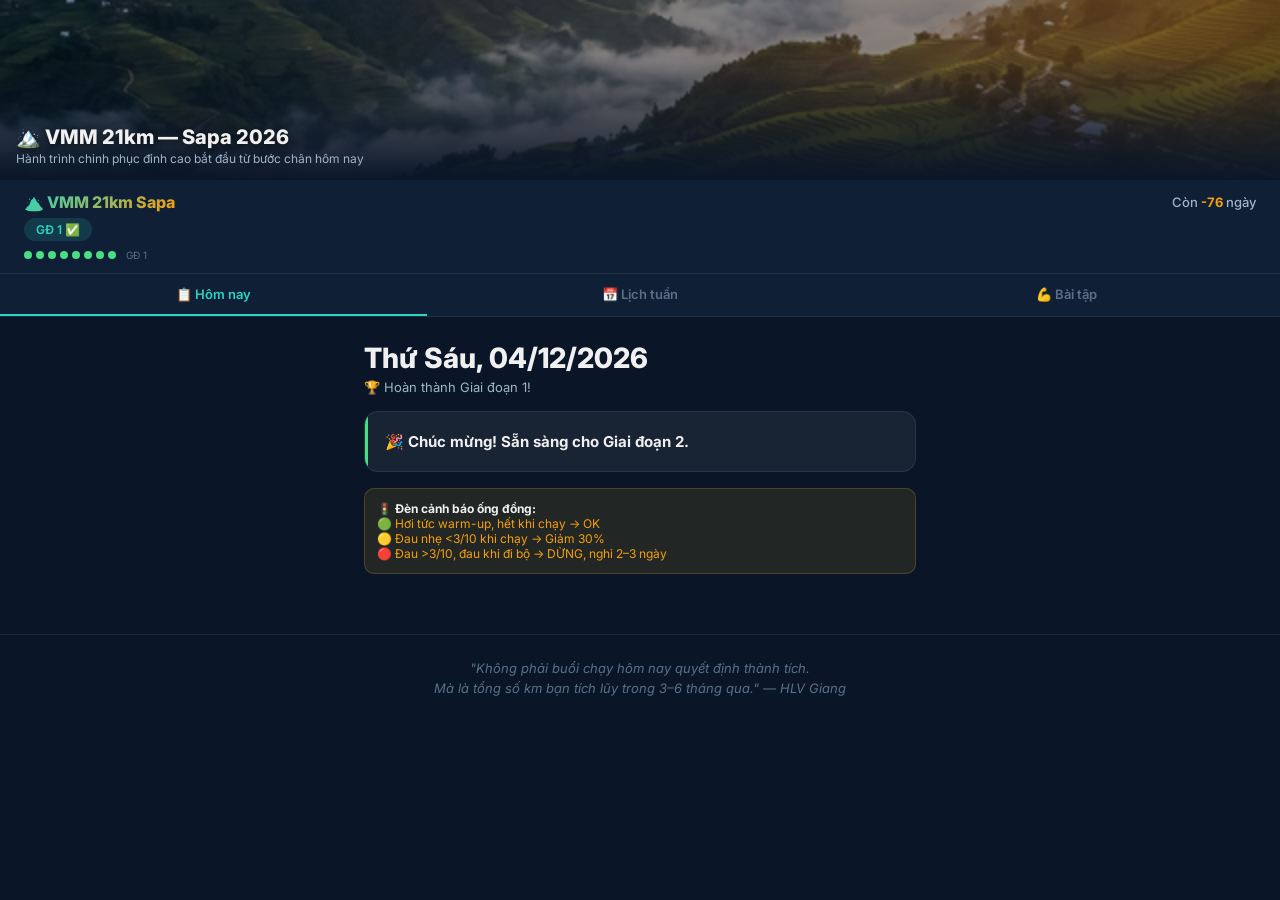
<file: dashboard.html>
<!DOCTYPE html>
<html lang="vi">
<head>
<meta charset="UTF-8">
<meta name="viewport" content="width=device-width, initial-scale=1.0, maximum-scale=1.0, viewport-fit=cover">
<title>🏔️ VMM 21km Training</title>

<!-- PWA -->
<link rel="manifest" href="manifest.json">
<meta name="theme-color" content="#0a1628">

<!-- iOS PWA (iPhone) -->
<meta name="apple-mobile-web-app-capable" content="yes">
<meta name="apple-mobile-web-app-status-bar-style" content="black-translucent">
<meta name="apple-mobile-web-app-title" content="VMM 21km">
<link rel="apple-touch-icon" href="icon-512.png">

<link href="https://fonts.googleapis.com/css2?family=Inter:wght@400;500;600;700;800&display=swap" rel="stylesheet">
<style>
*{margin:0;padding:0;box-sizing:border-box}
:root{
  --bg:#0a1628;--bg2:#0f1f35;--card:rgba(255,255,255,.06);
  --card-hover:rgba(255,255,255,.1);--border:rgba(255,255,255,.08);
  --text:#f0f0f0;--text2:#a0b4c8;--text3:#5a7088;
  --run:#2dd4bf;--str:#a78bfa;--pick:#f59e0b;--rest:#64748b;--long:#4ade80;
  --r:14px;--rs:10px;
}
body{font-family:'Inter',system-ui,sans-serif;background:var(--bg);color:var(--text);
  min-height:100vh;overflow-x:hidden;-webkit-tap-highlight-color:transparent}
a{color:var(--run);text-decoration:none}

/* Hero */
.hero{position:relative;height:140px;overflow:hidden}
.hero img{width:100%;height:100%;object-fit:cover;filter:brightness(.6)}
.hero-overlay{position:absolute;inset:0;background:linear-gradient(180deg,transparent 30%,var(--bg) 100%)}
.hero-text{position:absolute;bottom:14px;left:16px;right:16px}
.hero-text h1{font-size:20px;font-weight:800;text-shadow:0 2px 8px rgba(0,0,0,.6)}
.hero-text p{font-size:12px;color:var(--text2);margin-top:2px}

/* Header */
.header{background:var(--bg2);padding:10px 16px 10px;
  border-bottom:1px solid var(--border);position:sticky;top:0;z-index:100;
  backdrop-filter:blur(20px);-webkit-backdrop-filter:blur(20px)}
.header-top{display:flex;justify-content:space-between;align-items:center;margin-bottom:6px}
.logo{font-size:16px;font-weight:800;background:linear-gradient(135deg,var(--run),var(--pick));
  -webkit-background-clip:text;-webkit-text-fill-color:transparent}
.countdown{font-size:13px;color:var(--text2);font-weight:500}
.countdown span{color:var(--pick);font-weight:700}
.week-badge{display:inline-block;font-size:12px;font-weight:600;
  padding:4px 12px;border-radius:20px;background:rgba(45,212,191,.15);color:var(--run)}
.progress-mini{display:flex;gap:4px;align-items:center;margin-top:8px}
.dot{width:8px;height:8px;border-radius:50%;background:var(--border);flex-shrink:0}
.dot.done{background:var(--long)}.dot.current{background:var(--run);box-shadow:0 0 8px var(--run)}
.dot-label{font-size:10px;color:var(--text3);margin-left:6px}

/* Tabs */
.tabs{display:flex;background:var(--bg2);border-bottom:1px solid var(--border);
  position:sticky;top:62px;z-index:99}
.tab{flex:1;padding:12px 8px;text-align:center;font-size:13px;font-weight:600;
  color:var(--text3);cursor:pointer;border-bottom:2px solid transparent;transition:.2s}
.tab.active{color:var(--run);border-bottom-color:var(--run)}
.tab:hover{color:var(--text2)}

/* Content */
.content{padding:16px;max-width:600px;margin:0 auto}
.section{display:none}.section.active{display:block}

/* Today */
.today-date{font-size:22px;font-weight:800;margin-bottom:4px}
.today-sub{font-size:13px;color:var(--text2);margin-bottom:16px}

/* Cards */
.card{background:var(--card);border:1px solid var(--border);border-radius:var(--r);
  padding:16px;margin-bottom:12px;transition:.2s;position:relative;overflow:hidden}
.card::before{content:'';position:absolute;left:0;top:0;bottom:0;width:3px;border-radius:3px 0 0 3px}
.card.t-run::before{background:var(--run)}.card.t-str::before{background:var(--str)}
.card.t-pick::before{background:var(--pick)}.card.t-rest::before{background:var(--rest)}
.card.t-long::before{background:var(--long)}
.card.today-card{border-color:rgba(45,212,191,.3);box-shadow:0 0 20px rgba(45,212,191,.08)}
.card-head{display:flex;justify-content:space-between;align-items:center;margin-bottom:8px}
.card-title{font-size:15px;font-weight:700}
.card-time{font-size:12px;color:var(--text2);font-weight:500}
.card-dur{font-size:12px;color:var(--text3)}
.card-items{list-style:none;margin-top:10px}
.card-items li{display:flex;align-items:flex-start;gap:8px;padding:6px 0;
  font-size:13px;color:var(--text2);border-top:1px solid var(--border)}
.card-items li:first-child{border-top:none}
.check{width:18px;height:18px;border:2px solid var(--border);border-radius:4px;
  flex-shrink:0;cursor:pointer;display:flex;align-items:center;justify-content:center;
  transition:.2s;margin-top:1px}
.check.done{background:var(--long);border-color:var(--long)}
.check.done::after{content:'✓';font-size:11px;color:#fff;font-weight:700}
.item-text.done-text{text-decoration:line-through;color:var(--text3)}
.card-note{font-size:12px;color:var(--pick);margin-top:8px;font-style:italic}

/* Snack tips */
.snack-card{background:linear-gradient(135deg,rgba(245,158,11,.08),rgba(45,212,191,.08));
  border:1px solid rgba(245,158,11,.2);border-radius:var(--r);padding:14px;margin-bottom:12px}
.snack-title{font-size:14px;font-weight:700;margin-bottom:10px;color:var(--pick)}
.snack-item{display:flex;align-items:center;gap:8px;padding:5px 0;font-size:13px;color:var(--text2)}
.snack-check{width:20px;height:20px;border:2px solid rgba(245,158,11,.4);border-radius:50%;
  flex-shrink:0;cursor:pointer;display:flex;align-items:center;justify-content:center;transition:.2s;font-size:10px}
.snack-check.done{background:var(--pick);border-color:var(--pick)}
.snack-check.done::after{content:'✓';color:#fff;font-weight:700}
.snack-when{font-size:11px;color:var(--text3);margin-left:auto;white-space:nowrap}

/* Journal */
.journal{background:var(--card);border:1px solid var(--border);border-radius:var(--r);
  padding:14px;margin-bottom:12px}
.journal-title{font-size:14px;font-weight:700;margin-bottom:8px}
.journal-mood{display:flex;gap:6px;margin-bottom:8px}
.mood-btn{width:32px;height:32px;border-radius:50%;border:2px solid var(--border);
  background:transparent;font-size:16px;cursor:pointer;transition:.2s;display:flex;align-items:center;justify-content:center}
.mood-btn.sel{border-color:var(--run);background:rgba(45,212,191,.15);transform:scale(1.15)}
.journal textarea{width:100%;min-height:50px;background:rgba(255,255,255,.04);border:1px solid var(--border);
  border-radius:8px;color:var(--text);padding:8px;font-family:inherit;font-size:13px;resize:vertical}
.journal textarea::placeholder{color:var(--text3)}
.journal-save{margin-top:6px;padding:6px 16px;border-radius:20px;border:none;
  background:var(--run);color:#0a1628;font-weight:600;font-size:12px;cursor:pointer}

/* Week summary */
.week-summary{background:linear-gradient(135deg,rgba(45,212,191,.08),rgba(167,139,250,.08));
  border:1px solid rgba(45,212,191,.2);border-radius:var(--r);padding:14px;margin-top:16px}
.week-summary h3{font-size:14px;font-weight:700;margin-bottom:10px}
.ws-bar{height:8px;background:var(--border);border-radius:4px;overflow:hidden;margin:6px 0}
.ws-fill{height:100%;background:linear-gradient(90deg,var(--run),var(--long));border-radius:4px;transition:.3s}
.ws-stat{font-size:12px;color:var(--text2);margin-bottom:8px}
.ws-logs{list-style:none;font-size:12px;color:var(--text2)}
.ws-logs li{padding:4px 0;border-top:1px solid var(--border)}
.ws-logs .ws-mood{margin-right:6px}
.ws-note-box textarea{width:100%;min-height:40px;background:rgba(255,255,255,.04);border:1px solid var(--border);
  border-radius:8px;color:var(--text);padding:8px;font-family:inherit;font-size:12px;resize:vertical;margin-top:8px}

/* Week View */
.week-nav{display:flex;align-items:center;justify-content:center;gap:12px;margin-bottom:16px}
.week-nav button{background:var(--card);border:1px solid var(--border);color:var(--text);
  width:36px;height:36px;border-radius:50%;font-size:16px;cursor:pointer;transition:.2s}
.week-nav button:hover{background:var(--card-hover)}
.week-nav button:disabled{opacity:.3;cursor:default}
.week-title{font-size:16px;font-weight:700;text-align:center}
.week-focus{font-size:12px;color:var(--text2);text-align:center;margin-bottom:16px}
.day-card{background:var(--card);border:1px solid var(--border);border-radius:var(--rs);
  padding:12px 14px;margin-bottom:8px;cursor:pointer;transition:.2s}
.day-card:hover{background:var(--card-hover)}
.day-card.is-today{border-color:rgba(45,212,191,.3);box-shadow:0 0 12px rgba(45,212,191,.06)}
.day-head{display:flex;justify-content:space-between;align-items:center}
.day-name{font-size:14px;font-weight:700;min-width:32px}
.day-title{font-size:13px;color:var(--text2);flex:1;margin-left:10px}
.day-chevron{color:var(--text3);font-size:14px;transition:.2s}
.day-card.open .day-chevron{transform:rotate(90deg)}
.day-detail{max-height:0;overflow:hidden;transition:max-height .3s ease}
.day-card.open .day-detail{max-height:500px}
.day-detail-inner{padding-top:10px;border-top:1px solid var(--border);margin-top:10px}
.day-detail-inner li{font-size:13px;color:var(--text2);padding:4px 0}

/* Exercises */
.ex-group-title{font-size:15px;font-weight:700;margin:16px 0 8px;
  display:flex;align-items:center;gap:8px}
.ex-card{background:var(--card);border:1px solid var(--border);border-radius:var(--rs);
  margin-bottom:6px;overflow:hidden}
.ex-head{padding:12px 14px;cursor:pointer;display:flex;justify-content:space-between;
  align-items:center;transition:.2s}
.ex-head:hover{background:var(--card-hover)}
.ex-name{font-size:14px;font-weight:600}
.ex-target{font-size:11px;color:var(--text3)}
.ex-body{max-height:0;overflow:hidden;transition:max-height .3s ease}
.ex-card.open .ex-body{max-height:400px}
.ex-body-inner{padding:0 14px 14px;font-size:13px;color:var(--text2);line-height:1.6}
.ex-body-inner ol{padding-left:18px;margin:6px 0}
.ex-video{display:inline-block;margin-top:8px;padding:6px 14px;border-radius:20px;
  background:rgba(255,0,0,.15);color:#f87171;font-size:12px;font-weight:600}

/* Footer */
.footer{text-align:center;padding:24px 16px 40px;padding-bottom:calc(40px + env(safe-area-inset-bottom));
  border-top:1px solid var(--border);margin-top:20px}
.quote{font-size:13px;color:var(--text3);font-style:italic;line-height:1.5}

/* PWA standalone — trạng thái khi mở như app */
@media(display-mode:standalone){
  .hero{margin-top:env(safe-area-inset-top)}
}

/* iOS splash / install banner */
.pwa-banner{display:none;background:linear-gradient(135deg,rgba(45,212,191,.15),rgba(245,158,11,.15));
  border:1px solid rgba(45,212,191,.3);border-radius:var(--r);padding:14px 16px;
  margin:12px 16px;font-size:13px;color:var(--text2);align-items:center;gap:10px}
.pwa-banner .pwa-icon{font-size:24px}
.pwa-banner .pwa-close{margin-left:auto;background:none;border:none;color:var(--text3);
  font-size:18px;cursor:pointer;padding:0 4px}
.pwa-banner b{color:var(--text)}

/* Warning */
.warn{background:rgba(251,191,36,.1);border:1px solid rgba(251,191,36,.2);
  border-radius:var(--rs);padding:12px;margin-bottom:16px;font-size:12px;color:var(--pick)}
.warn b{color:var(--text)}

@media(min-width:768px){
  .content{padding:24px}.card{padding:20px}.today-date{font-size:28px}
  .tabs{top:72px}.header{padding:12px 24px 12px}.hero{height:180px}
}
</style>
</head>
<body>
<div class="hero"><img src="sapa_hero.png" alt="Sapa Mountains"><div class="hero-overlay"></div>
<div class="hero-text"><h1>🏔️ VMM 21km — Sapa 2026</h1><p>Hành trình chinh phục đỉnh cao bắt đầu từ bước chân hôm nay</p></div></div>
<div class="header">
  <div class="header-top">
    <div class="logo">🏔️ VMM 21km Sapa</div>
    <div class="countdown">Còn <span id="daysLeft">?</span> ngày</div>
  </div>
  <div style="display:flex;align-items:center;gap:10px">
    <span class="week-badge" id="weekBadge">Tuần ?</span>
    <span style="font-size:12px;color:var(--text3)" id="weekRange"></span>
  </div>
  <div class="progress-mini" id="progressDots"></div>
</div>
<div class="tabs">
  <div class="tab active" onclick="showTab(0)">📋 Hôm nay</div>
  <div class="tab" onclick="showTab(1)">📅 Lịch tuần</div>
  <div class="tab" onclick="showTab(2)">💪 Bài tập</div>
</div>
<div class="content">
  <div class="section active" id="sec0"></div>
  <div class="section" id="sec1"></div>
  <div class="section" id="sec2"></div>
</div>
<div class="footer"><p class="quote">"Không phải buổi chạy hôm nay quyết định thành tích.<br>Mà là tổng số km bạn tích lũy trong 3–6 tháng qua." — HLV Giang</p></div>
<script>
// ══════════════════════════════════════
// 📊 CẤU HÌNH — Cập nhật khi đổi kế hoạch
// ══════════════════════════════════════
const CFG={start:'2026-03-17',race:'2026-09-19',raceName:'Vietnam Mountain Marathon 21km'};
const DAYS=['CN','T2','T3','T4','T5','T6','T7'];
const DAYF=['Chủ Nhật','Thứ Hai','Thứ Ba','Thứ Tư','Thứ Năm','Thứ Sáu','Thứ Bảy'];

// ══════════════════════════════════════
// 📅 DỮ LIỆU 8 TUẦN
// type: run|str|pick|rest|long
// ══════════════════════════════════════
const W=[
{w:1,t:'Làm quen lại — Run-Walk',f:'Cổ chân thích nghi, thở bụng',km:'~5km Run-Walk',
 badge:'🚶‍♂️🏃',d:{
 1:[{y:'str',t:'Bổ trợ thân dưới',d:'30\'',n:'Nhẹ vì CN pick nặng',
   i:['Squat: 15 rep × 3 set','Lunge: 10/chân × 2 set','Calf Raise chậm: 15 × 3','Single-leg Balance: 30s/chân']}],
 2:[{y:'run',t:'Run-Walk 20\' + Bổ trợ thân trên',d:'35\'',tm:'Sáng',
   i:['Chạy 1\' → Đi bộ 3\' × 5 vòng','—— Sau chạy ——','Push-up: 10 × 2','Plank: 30s × 3','Superman: 10 × 2']},
  {y:'pick',t:'Pickleball',d:'2h',tm:'18:00–20:00',i:['Giãn cơ bắp chân + cổ chân trước & sau']}],
 3:[{y:'rest',t:'Nghỉ / Giãn cơ',d:'15\'',i:['Ankle Circles','Calf Stretch','Foam Roll bắp chân']}],
 4:[{y:'run',t:'Run-Walk 25\' + Bổ trợ thân trên',d:'40\'',
   i:['Chạy 1.5\' → Đi bộ 2.5\' × 6 vòng','—— Sau chạy ——','Push-up: 10 × 3','Plank: 40s × 3']}],
 5:[{y:'str',t:'Bổ trợ thân dưới',d:'30\'',
   i:['Squat: 15 × 3','Walking Lunge: 8/chân × 3','Step-up: 10/chân × 2','Calf Raise: 15 × 3']}],
 6:[{y:'pick',t:'Pickleball',d:'~2.5h',tm:'Sáng',i:['Tập máy + đơn. Giãn cơ kỹ']},
  {y:'long',t:'Đi bộ nhanh 30\' hoặc Run-Walk 20\'',d:'20–30\'',tm:'Chiều',
   i:['Tùy cổ chân sau pick','Nếu mỏi → chỉ đi bộ']}],
 0:[{y:'pick',t:'Pick sáng + Pick tối',d:'~4h',i:['Giãn cơ kỹ giữa 2 trận','Routine giãn cơ tối']}]
}},
{w:2,t:'Run-Walk nâng cấp → Chạy liên tục',f:'Tăng tỷ lệ chạy, thử 2–3km liên tục',km:'~8km',
 badge:'🎓',d:{
 1:[{y:'str',t:'Bổ trợ thân dưới',d:'30\'',
   i:['Squat: 15 × 3','Lunge: 12/chân × 2','Calf Raise: 20 × 3','Clamshell: 15/bên × 2']}],
 2:[{y:'run',t:'Run-Walk 25\' + Bổ trợ thân trên',d:'40\'',tm:'Sáng',
   i:['Chạy 2\' → Đi bộ 2\' × 6 vòng, thở 2-2','—— Sau chạy ——','Push-up: 12 × 3','Plank: 40s × 3','Superman: 12 × 2']},
  {y:'pick',t:'Pickleball',d:'2h',tm:'18:00–20:00',i:[]}],
 3:[{y:'rest',t:'Nghỉ / Giãn cơ',d:'15\'',i:['Giãn cơ cổ chân + foam roll']}],
 4:[{y:'run',t:'Run-Walk 30\' + Bổ trợ thân trên',d:'50\'',
   i:['Chạy 3\' → Đi bộ 2\' × 6 vòng','—— Sau chạy ——','Push-up: 12 × 3','Dips (ghế): 10 × 2','Plank: 45s × 3']}],
 5:[{y:'str',t:'Bổ trợ thân dưới',d:'30\'',
   i:['Squat: 20 × 3','Walking Lunge: 10/chân × 3','Step-up: 10/chân × 3','Calf Raise: 20 × 3']}],
 6:[{y:'pick',t:'Pickleball',d:'~2.5h',tm:'Sáng',i:['Tập máy + đơn']},
  {y:'long',t:'Test: Chạy liên tục 2–3km',d:'20–30\'',tm:'Chiều',n:'Pace 10:00+. Cổ chân OK → 🎉',i:['Pace thoải mái ≥10:00/km','Ghi lại cảm giác cổ chân']}],
 0:[{y:'pick',t:'Pick sáng + Pick tối',d:'~4h',i:['Tiết chế cường độ, chơi vui']}]
}},
{w:3,t:'Chạy liên tục 3–4km',f:'Ổn định chạy liên tục, nhịp thở 3-2',km:'~12km',
 badge:'',d:{
 1:[{y:'str',t:'Bổ trợ thân dưới',d:'30\'',i:['Squat: 20 × 3','Lunge: 12/chân × 3','Step-up: 12/chân × 2','Calf Raise 1 chân: 10/chân × 2']}],
 2:[{y:'run',t:'Easy Run 3–3.5km + Bổ trợ thân trên',d:'40\'',tm:'Sáng',i:['Chạy liên tục 3–3.5km','—— Sau chạy ——','Push-up: 15 × 3','Superman: 12 × 3','Plank: 45s × 3']},
  {y:'pick',t:'Pickleball',d:'2h',tm:'18:00–20:00',i:[]}],
 3:[{y:'rest',t:'Nghỉ / Giãn cơ',d:'15\'',i:['Giãn cơ + Foam roll']}],
 4:[{y:'run',t:'Easy Run 3.5–4km + Bổ trợ thân trên',d:'45\'',i:['Tập nhịp thở 3-2','—— Sau chạy ——','Push-up rộng tay: 12 × 3','Dips: 12 × 2','Plank: 50s × 3']}],
 5:[{y:'str',t:'Bổ trợ thân dưới',d:'30\'',i:['Full routine + Glute Bridge: 15 × 3']}],
 6:[{y:'pick',t:'Pickleball',d:'~2.5h',tm:'Sáng',i:[]},
  {y:'long',t:'Long Run 4–4.5km',d:'45\'',tm:'Chiều',n:'Mốc mới!',i:['Pace easy, nói được chuyện']}],
 0:[{y:'pick',t:'Pick sáng + Pick tối',d:'~4h',i:[]}]
}},
{w:4,t:'DELOAD — Hồi phục chủ động',f:'Cho cơ thể siêu bù. Giảm 30% khối lượng',km:'~8km',
 badge:'⬇️',d:{
 1:[{y:'str',t:'Bổ trợ thân dưới NHẸ',d:'20\'',i:['Squat: 12 × 2','Giãn cơ + foam roll 15\'']}],
 2:[{y:'run',t:'Easy Run nhẹ 2.5–3km',d:'30\'',tm:'Sáng',i:['Recovery pace, chill']},
  {y:'pick',t:'Pickleball',d:'2h',tm:'18:00–20:00',i:['Chơi vui']}],
 3:[{y:'rest',t:'Nghỉ hoàn toàn',d:'—',i:['Ngủ đủ, ăn tốt']}],
 4:[{y:'run',t:'Easy Run 3km + Bổ trợ NHẸ',d:'35\'',i:['3km chill','Push-up: 10 × 2','Plank: 30s × 3']}],
 5:[{y:'rest',t:'Nghỉ / Mobility',d:'15\'',i:['Giãn cơ toàn thân']}],
 6:[{y:'pick',t:'Pickleball',d:'~2h',tm:'Sáng',n:'Nhẹ hơn bình thường',i:[]},
  {y:'run',t:'Đi bộ nhanh 30\' hoặc chạy nhẹ 3km',d:'30\'',tm:'Chiều',i:[]}],
 0:[{y:'pick',t:'Pick sáng + Pick tối',d:'~4h',n:'Nhẹ nhàng',i:[]}]
}},
{w:5,t:'Đột phá 5km 🎯',f:'Chạy liên tục 5km!',km:'~14km',
 badge:'🎯',d:{
 1:[{y:'str',t:'Bổ trợ thân dưới',d:'30\'',i:['Squat: 20 × 3','Walking Lunge: 12/chân × 3','Step-up: 12/chân × 3','Calf Raise 1 chân: 12/chân × 3']}],
 2:[{y:'run',t:'Easy Run 3.5km + Bổ trợ thân trên',d:'40\'',tm:'Sáng',i:['Easy pace','—— Sau chạy ——','Push-up: 15 × 3','Superman: 15 × 3','Plank: 50s × 3']},
  {y:'pick',t:'Pickleball',d:'2h',tm:'18:00–20:00',i:[]}],
 3:[{y:'rest',t:'Nghỉ / Giãn cơ',d:'15\'',i:[]}],
 4:[{y:'run',t:'Easy Run 4km + Bổ trợ thân trên',d:'50\'',i:['Cadence cao sải ngắn','—— Sau chạy ——','Push-up rộng: 15 × 3','Dips: 12 × 3','Up-Down Plank: 10 × 3']}],
 5:[{y:'str',t:'Bổ trợ thân dưới',d:'30\'',i:['Full routine + Glute Bridge: 20 × 3']}],
 6:[{y:'pick',t:'Pickleball',d:'~2.5h',tm:'Sáng',i:[]},
  {y:'long',t:'Long Run 5km',d:'50\'',tm:'Chiều',n:'🎯 ĐỘT PHÁ!',i:['Easy pace, nói được chuyện']}],
 0:[{y:'pick',t:'Pick sáng + Pick tối',d:'~4h',i:['🎉']}]
}},
{w:6,t:'Ổn định 5–6km + 3 buổi chạy',f:'Tăng lên 3 buổi chạy/tuần',km:'~16km',
 badge:'',d:{
 1:[{y:'str',t:'Bổ trợ thân dưới + Đi bộ nhanh 20\'',d:'50\'',i:['Full routine thân dưới','Đi bộ nhanh 20 phút']}],
 2:[{y:'run',t:'Easy Run 4km + Bổ trợ thân trên',d:'45\'',tm:'Sáng',i:['Easy 4km','—— Bổ trợ thân trên ——']},
  {y:'pick',t:'Pickleball',d:'2h',tm:'18:00–20:00',i:[]}],
 3:[{y:'run',t:'Easy Run 3.5km + Bổ trợ thân trên',d:'40\'',n:'Buổi chạy thứ 2 trong tuần',i:['Easy 3.5km']}],
 4:[{y:'str',t:'Bổ trợ thân dưới',d:'30\'',i:['Full routine']}],
 5:[{y:'rest',t:'Nghỉ (Pre-Long Run)',d:'—',i:['Nghỉ ngơi chuẩn bị long run']}],
 6:[{y:'pick',t:'Pickleball',d:'~2.5h',tm:'Sáng',i:[]},
  {y:'long',t:'Long Run 5.5–6km',d:'55\'',tm:'Chiều',i:['Easy pace ổn định']}],
 0:[{y:'pick',t:'Pick sáng + Pick tối',d:'~4h',i:[]}]
}},
{w:7,t:'Tiến tới 7km',f:'Long run 7km cuối tuần',km:'~18km',
 badge:'',d:{
 1:[{y:'str',t:'Bổ trợ thân dưới',d:'30\'',i:['Full routine tuần 5–8']}],
 2:[{y:'run',t:'Easy Run 4–4.5km + Bổ trợ thân trên',d:'45\'',tm:'Sáng',i:['Easy 4–4.5km']},
  {y:'pick',t:'Pickleball',d:'2h',tm:'18:00–20:00',i:[]}],
 3:[{y:'run',t:'Easy Run 4km + Bổ trợ thân trên',d:'40\'',i:['Easy 4km']}],
 4:[{y:'str',t:'Bổ trợ thân dưới',d:'30\'',i:['Full routine']}],
 5:[{y:'rest',t:'Nghỉ (Pre-Long Run)',d:'—',i:[]}],
 6:[{y:'pick',t:'Pickleball',d:'~2.5h',tm:'Sáng',i:[]},
  {y:'long',t:'Long Run 6.5–7km',d:'65\'',tm:'Chiều',i:['Easy pace, bền vững']}],
 0:[{y:'pick',t:'Pick sáng + Pick tối',d:'~4h',i:[]}]
}},
{w:8,t:'Chinh phục 8km — Hoàn thành GĐ 1!',f:'Long run 8km = mốc cuối!',km:'~21km',
 badge:'🏆',d:{
 1:[{y:'str',t:'Bổ trợ thân dưới',d:'30\'',i:['Full routine tuần 5–8']}],
 2:[{y:'run',t:'Easy Run 4.5–5km + Bổ trợ thân trên',d:'50\'',tm:'Sáng',i:['Easy 4.5–5km']},
  {y:'pick',t:'Pickleball',d:'2h',tm:'18:00–20:00',i:[]}],
 3:[{y:'run',t:'Easy Run 4km + Bổ trợ thân trên',d:'40\'',n:'6 bước quy trình',i:['Easy 4km']}],
 4:[{y:'str',t:'Bổ trợ thân dưới',d:'30\'',i:['Full routine']}],
 5:[{y:'rest',t:'Nghỉ (Pre-Long Run)',d:'—',i:[]}],
 6:[{y:'pick',t:'Pickleball',d:'~2.5h',tm:'Sáng',i:[]},
  {y:'long',t:'Long Run 8km',d:'80\'',tm:'Chiều',n:'🏆 HOÀN THÀNH GIAI ĐOẠN 1!',i:['Easy pace, enjoy!']}],
 0:[{y:'pick',t:'Pick sáng + Pick tối',d:'~4h',i:['🎉 Ăn mừng!']}]
}}
];

// ══════════════════════════════════════
// 💪 THƯ VIỆN BÀI TẬP
// ══════════════════════════════════════
const EX=[
{g:'🦵 Thân Dưới',items:[
 {n:'Squat (Ngồi xổm)',tg:'Đùi trước, mông',
  s:'Đứng rộng vai → đẩy mông ra sau → hạ xuống đùi song song sàn → đẩy gót đứng lên. Gối KHÔNG vượt mũi chân.',
  v:'https://www.youtube.com/watch?v=aclHkVaku9U'},
 {n:'Lunge (Bước chùng)',tg:'Đùi, mông, thăng bằng',
  s:'Bước 1 chân ra trước → hạ gối sau gần sàn (2 gối 90°) → đẩy đứng lên → đổi chân.',
  v:'https://www.youtube.com/watch?v=wrwwXE_5-2M'},
 {n:'Step-up (Bước lên bậc)',tg:'Đùi trước, mông — giống leo dốc',
  s:'Đặt 1 chân lên bậc thang/ghế → ấn gót, đứng thẳng lên → hạ xuống từ từ. KHÔNG lấy đà chân dưới.',
  v:'https://www.youtube.com/watch?v=dQqApCGd5Ag'},
 {n:'Calf Raise (Kiễng gót)',tg:'⭐ Bắp chân — bảo vệ ống đồng',
  s:'Đứng bám ghế → kiễng gót LÊN 3s → hạ XUỐNG 3s. Phần hạ mới quan trọng! Nâng cấp: 1 chân.',
  v:'https://www.youtube.com/watch?v=ODS0qNdatRU'},
 {n:'Glute Bridge (Nâng hông)',tg:'Mông, hamstring',
  s:'Nằm ngửa, gập gối → siết mông, nâng hông lên thẳng từ gối→vai → giữ 2s → hạ.',
  v:'https://www.youtube.com/watch?v=vbYSMdmjxAM'},
 {n:'Clamshell (Mở vỏ sò)',tg:'Mông giữa — phòng đau gối',
  s:'Nằm nghiêng, gối gập 90° → mở gối trên lên (hông KHÔNG xoay) → hạ từ từ.',
  v:'https://www.youtube.com/watch?v=pSsVfMHiUKI'},
 {n:'Single-leg Balance (Đứng 1 chân)',tg:'Cổ chân, thăng bằng trail',
  s:'Đứng 1 chân 30s → đổi chân. Nâng cấp: nhắm mắt. Tập lúc đánh răng!',
  v:'https://www.youtube.com/watch?v=u81neyTsHSk'}
]},
{g:'💪 Thân Trên',items:[
 {n:'Push-up (Chống đẩy)',tg:'Ngực, vai, tay sau',
  s:'Chống tay rộng hơn vai → hạ ngực gần sàn → đẩy lên. Thân thẳng! Chưa được → chống gối.',
  v:'https://www.youtube.com/watch?v=IODxDxX7oi4'},
 {n:'Plank (Tấm ván)',tg:'Core — giữ thân ổn định khi chạy',
  s:'Chống cẳng tay + nhón chân → thân thẳng → siết bụng, siết mông → GIỮ. Không võng lưng!',
  v:'https://www.youtube.com/watch?v=pvIjsG5Svck'},
 {n:'Superman (Siêu nhân)',tg:'Lưng dưới — giữ tư thế chạy thẳng',
  s:'Nằm sấp, 2 tay duỗi trước → nâng tay + chân + ngực lên → giữ 2–3s → hạ.',
  v:'https://www.youtube.com/watch?v=z6PJMT2y8GQ'},
 {n:'Dips trên ghế',tg:'Tay sau, vai',
  s:'Tay bám mép ghế → đẩy mông ra → hạ bằng gập khuỷu tay (hướng ra sau) → đẩy lên. Ghế phải chắc!',
  v:'https://www.youtube.com/watch?v=HCf97NPYeGY'},
 {n:'Up-Down Plank',tg:'Core + vai nâng cao',
  s:'Từ plank cẳng tay → đẩy 1 tay lên thẳng → tay kia → về plank. Đổi tay bắt đầu.',
  v:'https://www.youtube.com/watch?v=L4oFJRDAU4Q'}
]},
{g:'🧊 Giãn Cơ Hồi Phục',items:[
 {n:'Standing Calf Stretch',tg:'Giãn bắp chân (2 bản)',
  s:'Chống tường, chân sau gót chạm sàn. Bản 1: gối THẲNG (cơ trên). Bản 2: gối HƠI GẬP (cơ dưới). Giữ 30s.',
  v:'https://www.youtube.com/watch?v=P6UZ8jJYHqs'},
 {n:'Ankle Alphabet (Vẽ chữ cái)',tg:'Linh hoạt cổ chân',
  s:'Ngồi ghế, nhấc chân → dùng mũi chân vẽ A→Z trong không khí. Mỗi chân 1 lượt.',v:''},
 {n:'Foam Roll bắp chân',tg:'Massage giải phóng cơ',
  s:'Đặt bắp chân lên con lăn → lăn chậm từ gót lên gối → gặp điểm đau: DỪNG giữ 10–20s.',
  v:'https://www.youtube.com/watch?v=i2eVJFE-eoA'}
]}
];

// ══════════════════════════════════════
// 🍪 MẸO TẬP LÉN — gắn theo keyword
// ══════════════════════════════════════
const SNACKS=[
 {k:['Calf Raise','calf','kiễng'],tip:'Đợi nước nóng → kiễng gót 15 cái',when:'🚿 Sáng'},
 {k:['Calf Raise','calf','kiễng'],tip:'Rửa bát → kiễng gót 1 chân, đổi chân',when:'🍳 Tối'},
 {k:['Balance','1 chân','thăng bằng'],tip:'Đánh răng sáng → đứng chân trái 2 phút',when:'☀️ Sáng'},
 {k:['Balance','1 chân','thăng bằng'],tip:'Đánh răng tối → đứng chân phải 2 phút',when:'🌙 Tối'},
 {k:['Squat','squat','ngồi'],tip:'Ngồi xuống ghế → squat chậm 3 giây',when:'🪑 Cả ngày'},
 {k:['Plank','plank'],tip:'Chờ file tải / họp online → plank 30 giây',when:'💻 Cả ngày'},
 {k:['Glute Bridge','nâng hông','glute'],tip:'Trước ngủ trên giường → nâng hông 15 cái',when:'🛏️ Tối'},
 {k:['Lunge','lunge','bước'],tip:'Đi hành lang cơ quan → walking lunge 5 bước',when:'🏢 Cả ngày'},
 {k:['Foam Roll','foam','lăn'],tip:'Xem TV tối → foam roll bắp chân 5 phút',when:'📺 Tối'},
 {k:['Push-up','chống đẩy'],tip:'Quảng cáo TV → push-up 10 cái',when:'📺 Tối'},
];
function getSnacks(sessions){
  const txt=sessions.map(s=>(s.t+' '+s.i.join(' ')).toLowerCase()).join(' ');
  return SNACKS.filter(s=>s.k.some(k=>txt.includes(k.toLowerCase())));
}

// ══════════════════════════════════════
// 🎨 RENDER
// ══════════════════════════════════════
const ICONS={run:'🟢',str:'💪',pick:'🏓',rest:'😴',long:'🔵'};
const COLORS={run:'var(--run)',str:'var(--str)',pick:'var(--pick)',rest:'var(--rest)',long:'var(--long)'};
const MOODS=['😫','😐','😊','🔥'];
let viewWeek=1;
let store=JSON.parse(localStorage.getItem('vmm-done')||'{}');
let snackStore=JSON.parse(localStorage.getItem('vmm-snack')||'{}');
let logStore=JSON.parse(localStorage.getItem('vmm-log')||'{}');

function today(){return new Date()}
function getWeek(){
  const d=Math.floor((today()-new Date(CFG.start))/(864e5));
  return d<0?0:Math.min(Math.floor(d/7)+1,9);
}
function getDow(){return today().getDay()}
function fmtDate(d){
  return d.toLocaleDateString('vi-VN',{day:'2-digit',month:'2-digit',year:'numeric'});
}

function init(){
  const cw=getWeek();viewWeek=Math.max(1,Math.min(cw,8));
  const dl=Math.ceil((new Date(CFG.race)-today())/864e5);
  document.getElementById('daysLeft').textContent=dl;
  if(cw<1)document.getElementById('weekBadge').textContent='Chuẩn bị';
  else if(cw>8)document.getElementById('weekBadge').textContent='GĐ 1 ✅';
  else document.getElementById('weekBadge').textContent='Tuần '+cw+' / 8';
  let dots='';
  for(let i=1;i<=8;i++){
    const cls=i<cw?'done':i===cw?'current':'';
    dots+=`<div class="dot ${cls}"></div>`;
  }
  dots+='<span class="dot-label">GĐ 1</span>';
  document.getElementById('progressDots').innerHTML=dots;
  renderToday();renderWeek();renderExercises();
}

function renderToday(){
  const sec=document.getElementById('sec0');
  const cw=getWeek(),dow=getDow();
  let h=`<div class="today-date">${DAYF[dow]}, ${fmtDate(today())}</div>`;
  if(cw<1){
    h+=`<div class="today-sub">Tuần 1 bắt đầu ngày ${CFG.start.split('-').reverse().join('/')}!</div>`;
    h+=`<div class="card t-rest"><div class="card-title">⏳ Chưa bắt đầu — Nghỉ ngơi chuẩn bị!</div></div>`;
  }else if(cw>8){
    h+=`<div class="today-sub">🏆 Hoàn thành Giai đoạn 1!</div>`;
    h+=`<div class="card t-long"><div class="card-title">🎉 Chúc mừng! Sẵn sàng cho Giai đoạn 2.</div></div>`;
  }else{
    const wk=W[cw-1];
    h+=`<div class="today-sub">${wk.badge||''} Tuần ${cw} — ${wk.t} | Tổng: ${wk.km}</div>`;
    const sessions=wk.d[dow]||[];
    if(!sessions.length) h+=`<div class="card t-rest"><div class="card-title">😴 Không có bài tập hôm nay</div></div>`;
    sessions.forEach((s,si)=>{
      h+=`<div class="card t-${s.y} today-card">`;
      h+=`<div class="card-head"><div class="card-title">${ICONS[s.y]||''} ${s.t}</div>`;
      if(s.tm)h+=`<div class="card-time">${s.tm}</div>`;
      h+=`</div><div class="card-dur">${s.d}</div>`;
      if(s.i&&s.i.length){
        h+=`<ul class="card-items">`;
        s.i.forEach((item,ii)=>{
          const key=`${cw}-${dow}-${si}-${ii}`;
          const done=store[key];
          const isSep=item.startsWith('——');
          if(isSep){h+=`<li style="border:none;color:var(--text3);font-size:11px;padding:2px 0">${item}</li>`;}
          else{h+=`<li><div class="check${done?' done':''}" onclick="toggle('${key}',this)"></div><span class="item-text${done?' done-text':''}">${item}</span></li>`;}
        });
        h+=`</ul>`;
      }
      if(s.n)h+=`<div class="card-note">💡 ${s.n}</div>`;
      h+=`</div>`;
    });
    // === SNACKING TIPS ===
    const tips=getSnacks(sessions);
    if(tips.length){
      h+=`<div class="snack-card"><div class="snack-title">🍪 Mẹo Tập Lén hôm nay</div>`;
      tips.forEach((t,i)=>{
        const sk=`snk-${cw}-${dow}-${i}`;
        const done=snackStore[sk];
        h+=`<div class="snack-item"><div class="snack-check${done?' done':''}" onclick="togSnack('${sk}',this)"></div>`;
        h+=`<span>${t.tip}</span><span class="snack-when">${t.when}</span></div>`;
      });
      h+=`</div>`;
    }
    // === JOURNAL ===
    const lk=`log-${cw}-${dow}`;
    const saved=logStore[lk]||{};
    h+=`<div class="journal"><div class="journal-title">📝 Nhật ký hôm nay</div>`;
    h+=`<div class="journal-mood">`;
    MOODS.forEach((m,i)=>{
      h+=`<button class="mood-btn${saved.mood===i?' sel':''}" onclick="setMood(${cw},${dow},${i},this)">${m}</button>`;
    });
    h+=`</div>`;
    h+=`<textarea id="jNote" placeholder="Ghi chú: pace, cảm giác cơ, thời tiết...">${saved.note||''}</textarea>`;
    h+=`<button class="journal-save" onclick="saveLog(${cw},${dow})">💾 Lưu ghi chú</button></div>`;
  }
  // Warning
  h+=`<div class="warn" style="margin-top:16px">🚦 <b>Đèn cảnh báo ống đồng:</b><br>
  🟢 Hơi tức warm-up, hết khi chạy → OK<br>
  🟡 Đau nhẹ &lt;3/10 khi chạy → Giảm 30%<br>
  🔴 Đau &gt;3/10, đau khi đi bộ → DỪNG, nghỉ 2–3 ngày</div>`;
  sec.innerHTML=h;
}

function renderWeek(){
  const sec=document.getElementById('sec1');
  const cw=getWeek(),dow=getDow(),wk=W[Math.max(0,Math.min(viewWeek-1,7))];
  let h=`<div class="week-nav">
    <button onclick="chgWeek(-1)" ${viewWeek<=1?'disabled':''}>◀</button>
    <div><div class="week-title">Tuần ${wk.w}: ${wk.t}</div>
    <div class="week-focus">${wk.f} | ${wk.km}</div></div>
    <button onclick="chgWeek(1)" ${viewWeek>=8?'disabled':''}>▶</button></div>`;
  const order=[1,2,3,4,5,6,0];
  order.forEach(di=>{
    const sessions=wk.d[di]||[];
    const isToday=viewWeek===cw&&di===dow;
    const titles=sessions.map(s=>`${ICONS[s.y]||''} ${s.t}`).join(' + ');
    // day log emoji
    const dl=logStore[`log-${wk.w}-${di}`];
    const moodIcon=dl&&dl.mood!=null?MOODS[dl.mood]:'';
    h+=`<div class="day-card${isToday?' is-today':''}" onclick="this.classList.toggle('open')">`;
    h+=`<div class="day-head"><div class="day-name" style="color:${COLORS[sessions[0]?.y]||'var(--text)'}">${DAYS[di]}</div>`;
    h+=`<div class="day-title">${titles||'—'}</div>`;
    h+=`<span style="font-size:14px">${moodIcon}</span>`;
    h+=`<div class="day-chevron">›</div></div>`;
    if(sessions.some(s=>s.i&&s.i.length)){
      h+=`<div class="day-detail"><div class="day-detail-inner"><ul style="list-style:none">`;
      sessions.forEach(s=>{
        if(s.tm)h+=`<li style="font-weight:600;color:${COLORS[s.y]}">${s.tm}: ${s.t} (${s.d})</li>`;
        s.i.forEach(item=>{h+=`<li>• ${item}</li>`;});
        if(s.n)h+=`<li style="color:var(--pick);font-style:italic">💡 ${s.n}</li>`;
      });
      if(dl&&dl.note)h+=`<li style="color:var(--run);margin-top:4px">📝 ${dl.note}</li>`;
      h+=`</ul></div></div>`;
    }
    h+=`</div>`;
  });
  // === WEEK SUMMARY ===
  const allDays=[1,2,3,4,5,6,0];
  let total=0,logged=0,logs=[];
  allDays.forEach(di=>{
    const ss=wk.d[di]||[];
    if(ss.length&&ss[0].y!=='rest')total++;
    const dl=logStore[`log-${wk.w}-${di}`];
    if(dl&&(dl.mood!=null||dl.note)){logged++;logs.push({day:DAYS[di],mood:dl.mood!=null?MOODS[dl.mood]:'',note:dl.note||''});}
  });
  const pct=total?Math.round(logged/total*100):0;
  h+=`<div class="week-summary"><h3>📊 Tổng hợp Tuần ${wk.w}</h3>`;
  h+=`<div class="ws-stat">${logged}/${total} buổi đã ghi nhận (${pct}%)</div>`;
  h+=`<div class="ws-bar"><div class="ws-fill" style="width:${pct}%"></div></div>`;
  if(logs.length){
    h+=`<ul class="ws-logs">`;
    logs.forEach(l=>{h+=`<li><span class="ws-mood">${l.mood}</span><b>${l.day}:</b> ${l.note||'(không ghi chú)'}</li>`;});
    h+=`</ul>`;
  }
  const wnk=`wknote-${wk.w}`;
  const wnote=localStorage.getItem(wnk)||'';
  h+=`<div class="ws-note-box"><textarea id="wnote" placeholder="Ghi chú tổng tuần: điều chỉnh gì cho tuần sau?">${wnote}</textarea>`;
  h+=`<button class="journal-save" style="margin-top:4px" onclick="saveWeekNote(${wk.w})">💾 Lưu ghi chú tuần</button></div></div>`;
  sec.innerHTML=h;
}

function renderExercises(){
  const sec=document.getElementById('sec2');
  let h='';
  EX.forEach(g=>{
    h+=`<div class="ex-group-title">${g.g}</div>`;
    g.items.forEach(e=>{
      h+=`<div class="ex-card" onclick="this.classList.toggle('open')">`;
      h+=`<div class="ex-head"><div><div class="ex-name">${e.n}</div><div class="ex-target">${e.tg}</div></div>
        <div class="day-chevron">›</div></div>`;
      h+=`<div class="ex-body"><div class="ex-body-inner">`;
      h+=`<p>${e.s}</p>`;
      if(e.v)h+=`<a class="ex-video" href="${e.v}" target="_blank">▶ Xem video YouTube</a>`;
      h+=`</div></div></div>`;
    });
  });
  sec.innerHTML=h;
}

// ══════════════════════════════════════
// 🔧 INTERACTIONS
// ══════════════════════════════════════
function showTab(n){
  document.querySelectorAll('.tab').forEach((t,i)=>t.classList.toggle('active',i===n));
  document.querySelectorAll('.section').forEach((s,i)=>s.classList.toggle('active',i===n));
  if(n===1)renderWeek();
}
function chgWeek(d){viewWeek=Math.max(1,Math.min(8,viewWeek+d));renderWeek();}
function toggle(key,el){
  store[key]=!store[key];
  localStorage.setItem('vmm-done',JSON.stringify(store));
  el.classList.toggle('done');
  el.nextElementSibling.classList.toggle('done-text');
}
function togSnack(key,el){
  snackStore[key]=!snackStore[key];
  localStorage.setItem('vmm-snack',JSON.stringify(snackStore));
  el.classList.toggle('done');
}
function setMood(w,d,m,el){
  const lk=`log-${w}-${d}`;
  if(!logStore[lk])logStore[lk]={};
  logStore[lk].mood=m;
  localStorage.setItem('vmm-log',JSON.stringify(logStore));
  el.parentElement.querySelectorAll('.mood-btn').forEach((b,i)=>b.classList.toggle('sel',i===m));
}
function saveLog(w,d){
  const lk=`log-${w}-${d}`;
  if(!logStore[lk])logStore[lk]={};
  logStore[lk].note=document.getElementById('jNote').value;
  localStorage.setItem('vmm-log',JSON.stringify(logStore));
  const btn=event.target;btn.textContent='✅ Đã lưu!';
  setTimeout(()=>btn.textContent='💾 Lưu ghi chú',1500);
}
function saveWeekNote(w){
  localStorage.setItem(`wknote-${w}`,document.getElementById('wnote').value);
  const btn=event.target;btn.textContent='✅ Đã lưu!';
  setTimeout(()=>btn.textContent='💾 Lưu ghi chú tuần',1500);
}

init();

// ══════════════════════════════════════
// 📱 PWA — Service Worker + iOS Install Banner
// ══════════════════════════════════════
if('serviceWorker' in navigator){
  navigator.serviceWorker.register('./sw.js').then(r=>{
    console.log('[PWA] Service Worker registered ✅',r.scope);
  }).catch(e=>console.log('[PWA] SW failed:',e));
}

// Hiện banner hướng dẫn cài trên iOS Safari
(function(){
  const isIOS=/iPad|iPhone|iPod/.test(navigator.userAgent);
  const isStandalone=window.navigator.standalone===true;
  const dismissed=localStorage.getItem('vmm-pwa-dismiss');
  if(isIOS && !isStandalone && !dismissed){
    const b=document.createElement('div');
    b.className='pwa-banner';b.style.display='flex';
    b.innerHTML=`<span class="pwa-icon">📲</span>
      <span><b>Cài app lên iPhone:</b> Nhấn <b>⬆️ Chia sẻ</b> → <b>Thêm vào Màn hình chính</b></span>
      <button class="pwa-close" onclick="this.parentElement.remove();localStorage.setItem('vmm-pwa-dismiss','1')" aria-label="Đóng">✕</button>`;
    document.querySelector('.content').prepend(b);
  }
})();
</script>
</body>
</html>
</file>
<file: Khoa_Hoc_01/Tuan_01_Khoi dong/web/style.css>
/* ===== RESET & BASE ===== */
@import url('https://fonts.googleapis.com/css2?family=Inter:wght@300;400;500;600;700;800;900&display=swap');

*, *::before, *::after {
  margin: 0;
  padding: 0;
  box-sizing: border-box;
}

:root {
  --primary: #FF6B35;
  --primary-dark: #E55A2B;
  --secondary: #1B998B;
  --accent: #F7B32B;
  --dark: #1A1A2E;
  --dark-light: #16213E;
  --text: #E8E8E8;
  --text-muted: #A0A0B0;
  --bg: #0F0F1A;
  --bg-card: #1A1A2E;
  --bg-card-hover: #222240;
  --border: rgba(255,255,255,0.08);
  --shadow: 0 8px 32px rgba(0,0,0,0.3);
  --radius: 16px;
  --radius-sm: 8px;
}

html {
  scroll-behavior: smooth;
  font-size: 16px;
}

body {
  font-family: 'Inter', -apple-system, BlinkMacSystemFont, sans-serif;
  background: var(--bg);
  color: var(--text);
  line-height: 1.7;
  overflow-x: hidden;
}

/* ===== SCROLLBAR ===== */
::-webkit-scrollbar { width: 8px; }
::-webkit-scrollbar-track { background: var(--bg); }
::-webkit-scrollbar-thumb { background: var(--primary); border-radius: 4px; }

/* ===== NAVIGATION ===== */
.navbar {
  position: fixed;
  top: 0;
  left: 0;
  right: 0;
  z-index: 1000;
  background: rgba(15, 15, 26, 0.85);
  backdrop-filter: blur(20px);
  border-bottom: 1px solid var(--border);
  padding: 0 2rem;
  transition: all 0.3s ease;
}

.navbar.scrolled {
  box-shadow: 0 4px 20px rgba(0,0,0,0.4);
}

.nav-container {
  max-width: 1200px;
  margin: 0 auto;
  display: flex;
  align-items: center;
  justify-content: space-between;
  height: 64px;
}

.nav-logo {
  font-weight: 800;
  font-size: 1.2rem;
  color: var(--primary);
  text-decoration: none;
  display: flex;
  align-items: center;
  gap: 8px;
}

.nav-logo span {
  background: linear-gradient(135deg, var(--primary), var(--accent));
  -webkit-background-clip: text;
  -webkit-text-fill-color: transparent;
}

.nav-links {
  display: flex;
  list-style: none;
  gap: 4px;
}

.nav-links a {
  color: var(--text-muted);
  text-decoration: none;
  font-size: 0.85rem;
  font-weight: 500;
  padding: 8px 14px;
  border-radius: var(--radius-sm);
  transition: all 0.3s ease;
  white-space: nowrap;
}

.nav-links a:hover,
.nav-links a.active {
  color: var(--primary);
  background: rgba(255, 107, 53, 0.1);
}

.nav-toggle {
  display: none;
  background: none;
  border: none;
  color: var(--text);
  font-size: 1.5rem;
  cursor: pointer;
  padding: 4px;
}

/* ===== HERO ===== */
.hero {
  min-height: 100vh;
  display: flex;
  align-items: center;
  justify-content: center;
  text-align: center;
  position: relative;
  overflow: hidden;
  padding: 2rem;
}

.hero::before {
  content: '';
  position: absolute;
  top: -50%;
  left: -50%;
  width: 200%;
  height: 200%;
  background: radial-gradient(circle at 30% 50%, rgba(255,107,53,0.15) 0%, transparent 50%),
              radial-gradient(circle at 70% 80%, rgba(27,153,139,0.1) 0%, transparent 50%);
  animation: heroGlow 8s ease-in-out infinite alternate;
}

@keyframes heroGlow {
  0% { transform: translate(0, 0) scale(1); }
  100% { transform: translate(-5%, -3%) scale(1.1); }
}

.hero-content {
  position: relative;
  z-index: 2;
  max-width: 800px;
}

.hero-badge {
  display: inline-block;
  background: rgba(255,107,53,0.15);
  color: var(--primary);
  padding: 6px 18px;
  border-radius: 50px;
  font-size: 0.85rem;
  font-weight: 600;
  margin-bottom: 1.5rem;
  border: 1px solid rgba(255,107,53,0.3);
}

.hero h1 {
  font-size: clamp(2.5rem, 6vw, 4.5rem);
  font-weight: 900;
  line-height: 1.1;
  margin-bottom: 1rem;
  background: linear-gradient(135deg, #fff 0%, var(--primary) 50%, var(--accent) 100%);
  -webkit-background-clip: text;
  -webkit-text-fill-color: transparent;
}

.hero p {
  font-size: 1.15rem;
  color: var(--text-muted);
  max-width: 600px;
  margin: 0 auto 2rem;
}

.hero-stats {
  display: flex;
  justify-content: center;
  gap: 3rem;
  margin-top: 2.5rem;
  flex-wrap: wrap;
}

.stat {
  text-align: center;
}

.stat-number {
  font-size: 2.5rem;
  font-weight: 800;
  color: var(--primary);
}

.stat-label {
  font-size: 0.85rem;
  color: var(--text-muted);
  margin-top: 4px;
}

.scroll-indicator {
  position: absolute;
  bottom: 2rem;
  left: 50%;
  transform: translateX(-50%);
  animation: bounce 2s infinite;
  color: var(--text-muted);
  font-size: 1.5rem;
}

@keyframes bounce {
  0%, 20%, 50%, 80%, 100% { transform: translateX(-50%) translateY(0); }
  40% { transform: translateX(-50%) translateY(-12px); }
  60% { transform: translateX(-50%) translateY(-6px); }
}

/* ===== SECTIONS ===== */
.section {
  padding: 5rem 2rem;
  max-width: 1000px;
  margin: 0 auto;
}

.section-header {
  text-align: center;
  margin-bottom: 3rem;
}

.section-tag {
  display: inline-block;
  color: var(--primary);
  font-size: 0.85rem;
  font-weight: 700;
  text-transform: uppercase;
  letter-spacing: 2px;
  margin-bottom: 0.75rem;
}

.section-title {
  font-size: clamp(1.8rem, 4vw, 2.5rem);
  font-weight: 800;
  margin-bottom: 1rem;
  line-height: 1.2;
}

.section-desc {
  color: var(--text-muted);
  font-size: 1.05rem;
  max-width: 700px;
  margin: 0 auto;
}

.divider {
  width: 60px;
  height: 4px;
  background: linear-gradient(90deg, var(--primary), var(--accent));
  border-radius: 2px;
  margin: 0 auto;
}

/* ===== CARDS ===== */
.card {
  background: var(--bg-card);
  border: 1px solid var(--border);
  border-radius: var(--radius);
  padding: 2rem;
  margin-bottom: 1.5rem;
  transition: all 0.3s ease;
}

.card:hover {
  background: var(--bg-card-hover);
  border-color: rgba(255,107,53,0.2);
  transform: translateY(-2px);
  box-shadow: var(--shadow);
}

.card h3 {
  font-size: 1.2rem;
  font-weight: 700;
  margin-bottom: 0.75rem;
  color: var(--primary);
}

.card p {
  color: var(--text-muted);
  line-height: 1.8;
}

/* ===== TIMELINE COMPONENT ===== */
.timeline-image {
  width: 100%;
  max-width: 700px;
  margin: 0 auto 2rem;
  display: block;
  border-radius: var(--radius);
  box-shadow: var(--shadow);
}

.timeline-phases {
  display: grid;
  gap: 1.5rem;
}

.phase {
  background: var(--bg-card);
  border-left: 4px solid var(--primary);
  border-radius: 0 var(--radius) var(--radius) 0;
  padding: 1.5rem 2rem;
  transition: all 0.3s ease;
}

.phase:nth-child(even) {
  border-left-color: var(--secondary);
}

.phase:hover {
  transform: translateX(8px);
  background: var(--bg-card-hover);
}

.phase-header {
  display: flex;
  align-items: center;
  gap: 12px;
  margin-bottom: 0.5rem;
}

.phase-date {
  font-size: 0.8rem;
  color: var(--accent);
  font-weight: 600;
}

.phase-title {
  font-weight: 700;
  font-size: 1.1rem;
}

.phase-goal {
  color: var(--text-muted);
  font-size: 0.95rem;
}

/* ===== SHOE GUIDE ===== */
.shoe-grid {
  display: grid;
  grid-template-columns: repeat(auto-fit, minmax(300px, 1fr));
  gap: 1.5rem;
}

.shoe-card {
  background: var(--bg-card);
  border: 1px solid var(--border);
  border-radius: var(--radius);
  overflow: hidden;
  transition: all 0.3s ease;
}

.shoe-card:hover {
  transform: translateY(-4px);
  box-shadow: var(--shadow);
  border-color: rgba(255,107,53,0.3);
}

.shoe-card img {
  width: 100%;
  height: auto;
  display: block;
  transition: transform 0.4s ease;
}

.shoe-card:hover img {
  transform: scale(1.02);
}

.shoe-card .shoe-info {
  padding: 1rem 1.25rem;
}

.shoe-card .shoe-info p {
  color: var(--text-muted);
  font-size: 0.9rem;
}

/* ===== TERMINOLOGY FLASHCARDS ===== */
.flashcard-grid {
  display: grid;
  grid-template-columns: repeat(auto-fill, minmax(280px, 1fr));
  gap: 1.5rem;
}

.flashcard {
  background: var(--bg-card);
  border: 1px solid var(--border);
  border-radius: var(--radius);
  overflow: hidden;
  transition: all 0.4s ease;
  cursor: default;
}

.flashcard:hover {
  transform: translateY(-6px) scale(1.02);
  box-shadow: 0 16px 40px rgba(255,107,53,0.15);
  border-color: var(--primary);
}

.flashcard img {
  width: 100%;
  height: auto;
  display: block;
}

.flashcard-body {
  padding: 1.25rem;
}

.flashcard-term {
  font-size: 1.1rem;
  font-weight: 700;
  color: var(--primary);
  margin-bottom: 0.5rem;
}

.flashcard-def {
  color: var(--text-muted);
  font-size: 0.9rem;
  line-height: 1.6;
}

/* ===== RULES LIST ===== */
.rules-list {
  display: grid;
  gap: 1rem;
  counter-reset: rule;
}

.rule-item {
  counter-increment: rule;
  background: var(--bg-card);
  border: 1px solid var(--border);
  border-radius: var(--radius);
  padding: 1.5rem 1.5rem 1.5rem 4.5rem;
  position: relative;
  transition: all 0.3s ease;
}

.rule-item::before {
  content: counter(rule);
  position: absolute;
  left: 1.25rem;
  top: 1.25rem;
  width: 36px;
  height: 36px;
  background: linear-gradient(135deg, var(--primary), var(--accent));
  color: #fff;
  border-radius: 50%;
  display: flex;
  align-items: center;
  justify-content: center;
  font-weight: 800;
  font-size: 0.9rem;
}

.rule-item:hover {
  transform: translateX(6px);
  background: var(--bg-card-hover);
  border-color: rgba(255,107,53,0.2);
}

.rule-item h3 {
  font-size: 1.05rem;
  font-weight: 700;
  margin-bottom: 0.5rem;
}

.rule-item p {
  color: var(--text-muted);
  font-size: 0.95rem;
}

/* ===== PREP SECTION ===== */
.prep-grid {
  display: grid;
  grid-template-columns: repeat(auto-fit, minmax(280px, 1fr));
  gap: 1.5rem;
}

.prep-card {
  background: var(--bg-card);
  border: 1px solid var(--border);
  border-radius: var(--radius);
  padding: 2rem;
  transition: all 0.3s ease;
  text-align: center;
}

.prep-card:hover {
  background: var(--bg-card-hover);
  transform: translateY(-4px);
  box-shadow: var(--shadow);
}

.prep-icon {
  font-size: 2.5rem;
  margin-bottom: 1rem;
}

.prep-card h3 {
  font-size: 1.1rem;
  font-weight: 700;
  margin-bottom: 0.75rem;
  color: var(--primary);
}

.prep-card ul {
  list-style: none;
  text-align: left;
}

.prep-card li {
  color: var(--text-muted);
  font-size: 0.9rem;
  padding: 4px 0;
  padding-left: 1.2rem;
  position: relative;
}

.prep-card li::before {
  content: '✓';
  position: absolute;
  left: 0;
  color: var(--secondary);
  font-weight: 700;
}

/* ===== WEEKLY SCHEDULE ===== */
.schedule-grid {
  display: grid;
  grid-template-columns: repeat(auto-fit, minmax(220px, 1fr));
  gap: 1rem;
}

.schedule-item {
  background: var(--bg-card);
  border: 1px solid var(--border);
  border-radius: var(--radius);
  padding: 1.5rem;
  text-align: center;
  transition: all 0.3s ease;
}

.schedule-item:hover {
  border-color: var(--primary);
  transform: translateY(-3px);
}

.schedule-time {
  font-size: 0.8rem;
  font-weight: 700;
  color: var(--accent);
  text-transform: uppercase;
  letter-spacing: 1px;
  margin-bottom: 0.75rem;
}

.schedule-item h4 {
  font-size: 1rem;
  margin-bottom: 0.5rem;
}

.schedule-item p {
  color: var(--text-muted);
  font-size: 0.85rem;
}

/* ===== FOOTER ===== */
.footer {
  text-align: center;
  padding: 3rem 2rem;
  border-top: 1px solid var(--border);
  color: var(--text-muted);
  font-size: 0.85rem;
}

.footer a {
  color: var(--primary);
  text-decoration: none;
}

/* ===== BACK TO TOP ===== */
.back-to-top {
  position: fixed;
  bottom: 2rem;
  right: 2rem;
  width: 48px;
  height: 48px;
  background: var(--primary);
  color: #fff;
  border: none;
  border-radius: 50%;
  font-size: 1.2rem;
  cursor: pointer;
  display: flex;
  align-items: center;
  justify-content: center;
  opacity: 0;
  visibility: hidden;
  transition: all 0.3s ease;
  box-shadow: 0 4px 16px rgba(255,107,53,0.4);
  z-index: 999;
}

.back-to-top.visible {
  opacity: 1;
  visibility: visible;
}

.back-to-top:hover {
  transform: translateY(-4px);
  background: var(--primary-dark);
}

/* ===== ANIMATIONS ===== */
.fade-in {
  opacity: 0;
  transform: translateY(30px);
  transition: opacity 0.6s ease, transform 0.6s ease;
}

.fade-in.visible {
  opacity: 1;
  transform: translateY(0);
}

/* ===== RESPONSIVE ===== */
@media (max-width: 768px) {
  .nav-links {
    display: none;
    position: absolute;
    top: 64px;
    left: 0;
    right: 0;
    background: rgba(15, 15, 26, 0.98);
    flex-direction: column;
    padding: 1rem;
    border-bottom: 1px solid var(--border);
  }

  .nav-links.open {
    display: flex;
  }

  .nav-toggle {
    display: block;
  }

  .hero-stats {
    gap: 1.5rem;
  }

  .stat-number {
    font-size: 2rem;
  }

  .section {
    padding: 3rem 1.25rem;
  }

  .flashcard-grid {
    grid-template-columns: repeat(auto-fill, minmax(240px, 1fr));
  }

  .shoe-grid {
    grid-template-columns: 1fr;
  }

  .rule-item {
    padding-left: 4rem;
  }
}

@media (max-width: 480px) {
  .flashcard-grid {
    grid-template-columns: 1fr;
  }

  .hero h1 {
    font-size: 2rem;
  }

  .schedule-grid {
    grid-template-columns: 1fr;
  }
}
</file>
